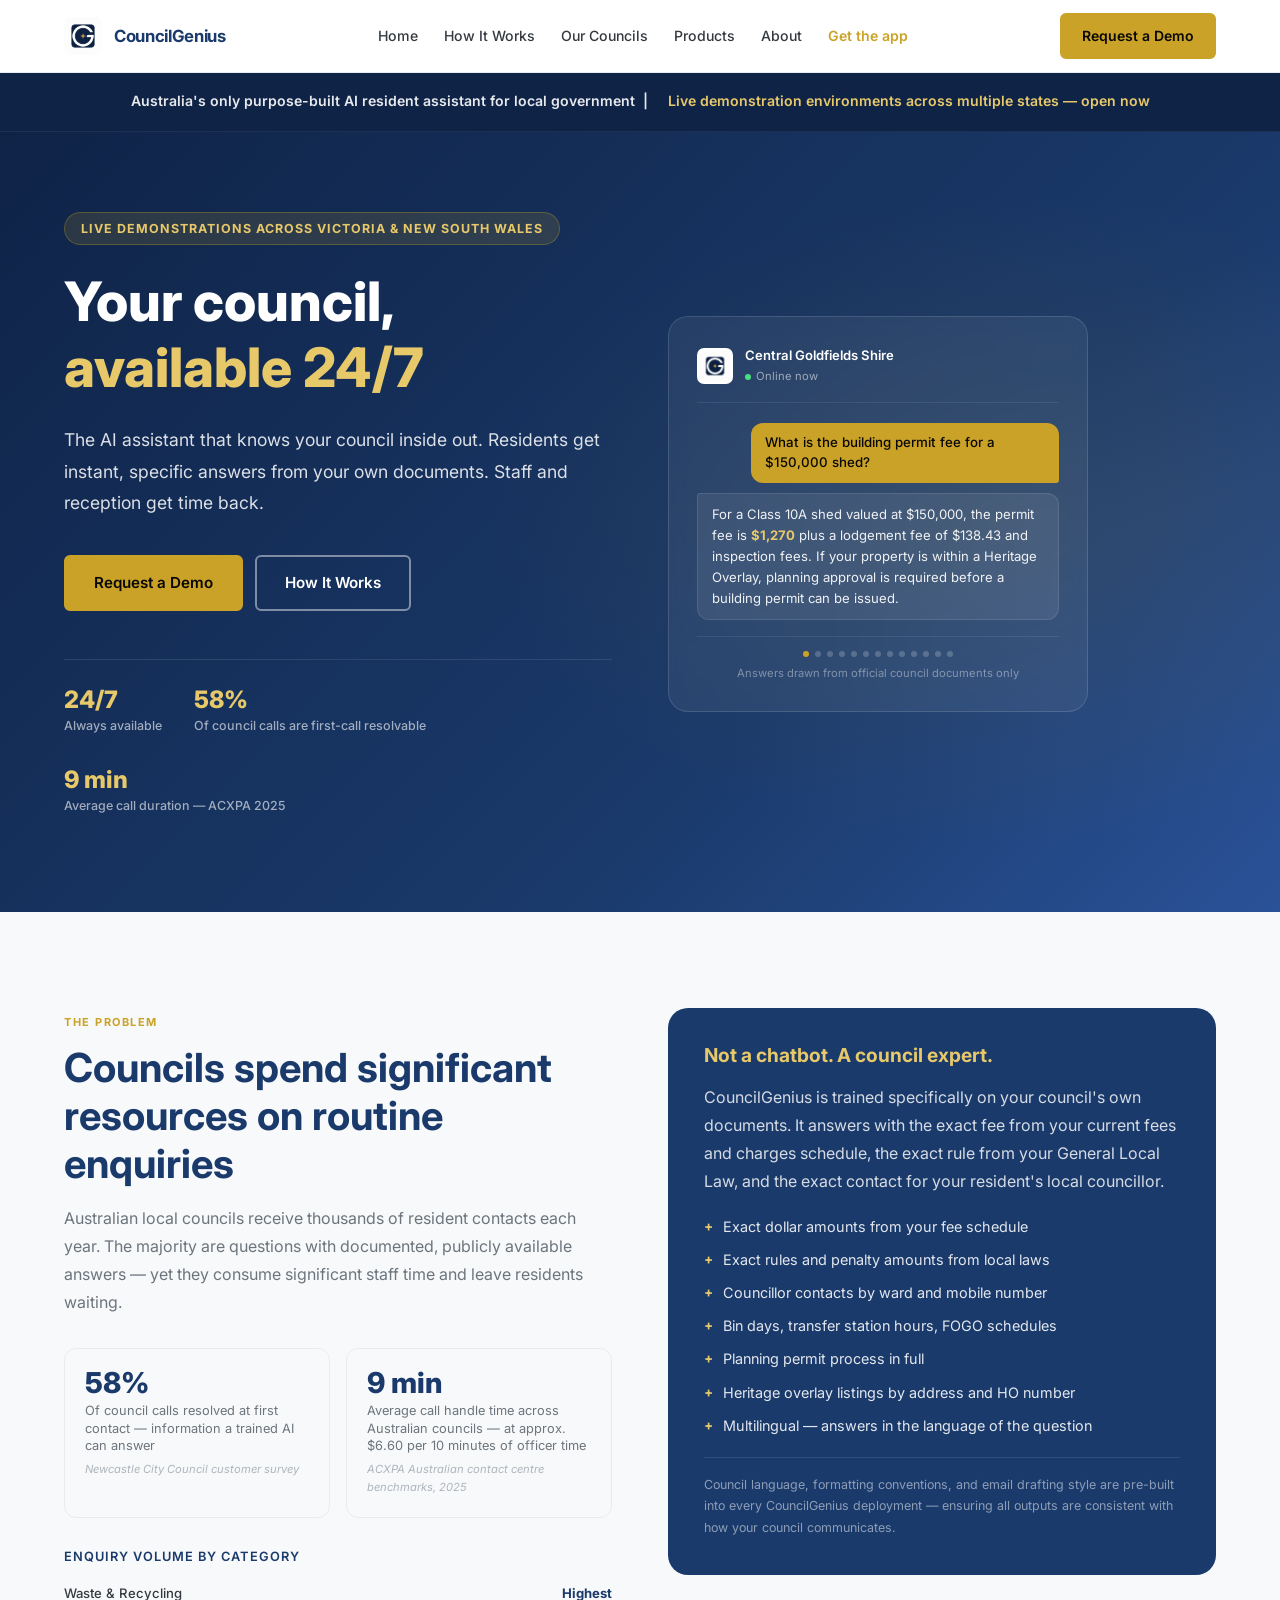
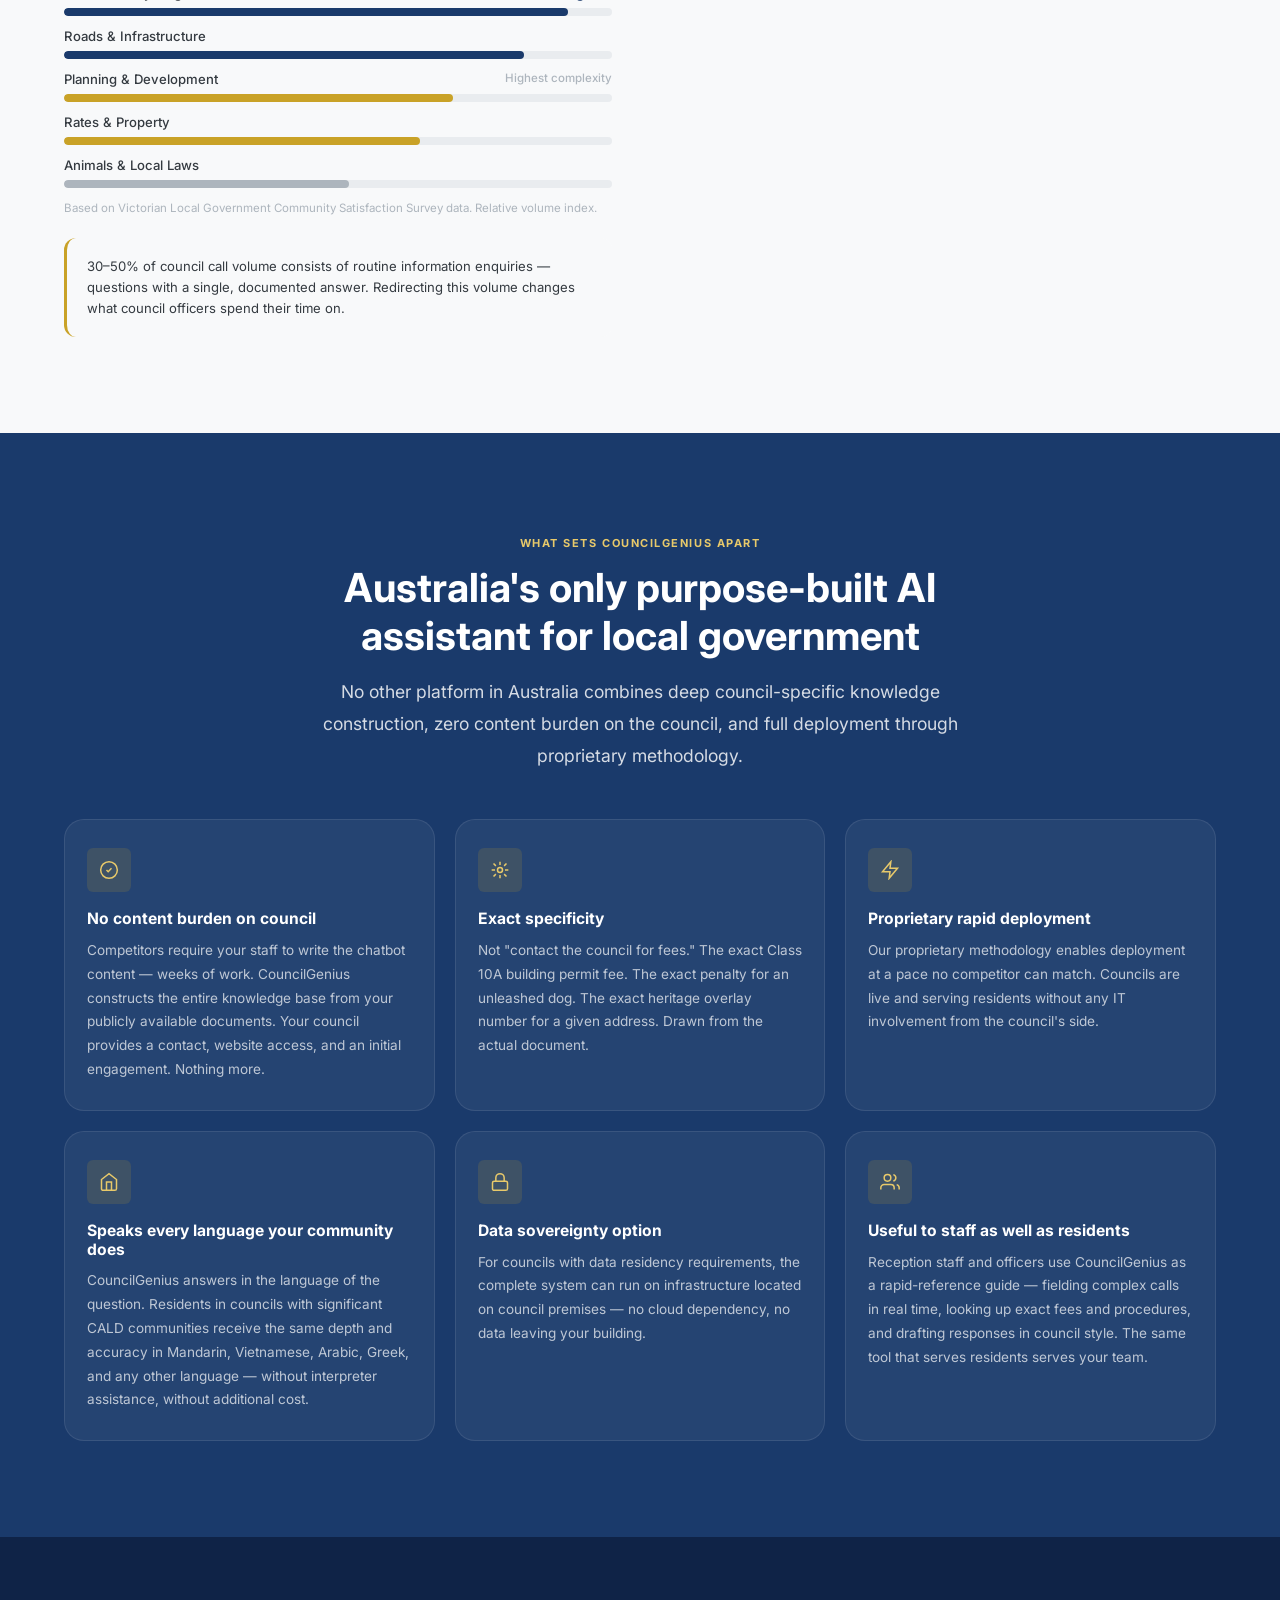
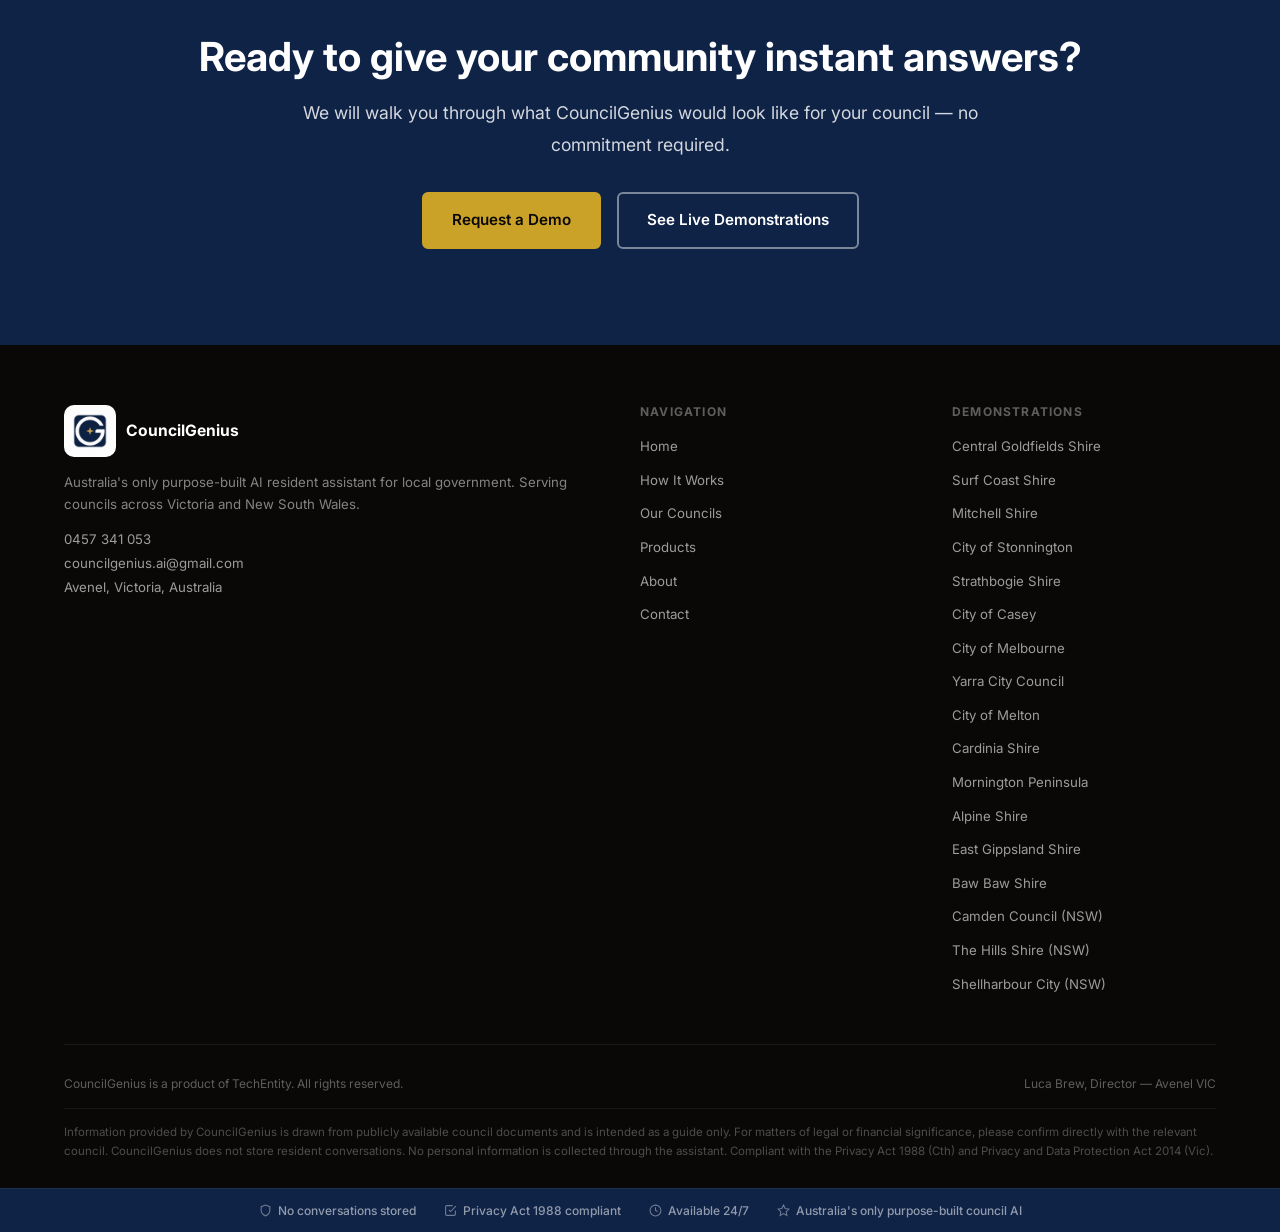
<file: index.html>
<!DOCTYPE html>
<html lang="en">
<head>
  <meta charset="UTF-8">
  <meta name="viewport" content="width=device-width, initial-scale=1.0">
  <meta name="description" content="CouncilGenius — Australia's only purpose-built AI resident assistant for local government. Residents get instant, accurate answers. Staff get time back.">
  <title>CouncilGenius — AI Resident Assistant for Australian Local Government</title>
  <link rel="preconnect" href="https://fonts.googleapis.com">
  <link rel="preconnect" href="https://fonts.gstatic.com" crossorigin>
  <link href="https://fonts.googleapis.com/css2?family=Inter:wght@400;500;600;700;800&display=swap" rel="stylesheet">
  <style>
    :root {
      --navy:#1A3A6B;--navy-dark:#0f2347;--navy-light:#2a5298;
      --gold:#C9A227;--gold-light:#E8C96A;--gold-pale:#fdf6e3;
      --white:#FFFFFF;--black:#0a0806;
      --grey-50:#f8f9fa;--grey-100:#f1f3f5;--grey-200:#e9ecef;
      --grey-400:#adb5bd;--grey-600:#6c757d;--grey-800:#343a40;
      --error:#c0392b;
      --radius-sm:6px;--radius-md:12px;--radius-lg:20px;--radius-xl:32px;
      --shadow-sm:0 1px 4px rgba(0,0,0,0.08);
      --shadow-md:0 4px 16px rgba(0,0,0,0.10);
      --shadow-lg:0 8px 32px rgba(0,0,0,0.12);
      --t:200ms ease;--max-w:1200px;
    }
    *,*::before,*::after{box-sizing:border-box;margin:0;padding:0}
    html{scroll-behavior:smooth;font-size:16px}
    body{font-family:'Inter',system-ui,-apple-system,sans-serif;color:var(--grey-800);background:var(--white);line-height:1.6;-webkit-font-smoothing:antialiased}
    img{max-width:100%;display:block}
    a{color:inherit;text-decoration:none}
    button{cursor:pointer;font-family:inherit}
    .skip-link{position:absolute;top:-999px;left:0;z-index:9999;background:var(--gold);color:var(--black);padding:8px 16px;font-weight:600}
    .skip-link:focus{top:0}
    .container{max-width:var(--max-w);margin:0 auto;padding:0 24px}
    .section{padding:96px 0}
    .section--alt{background:var(--grey-50)}
    .section--navy{background:var(--navy);color:var(--white)}
    .section--dark{background:var(--navy-dark);color:var(--white)}
    .section-label{display:inline-block;font-size:11px;font-weight:700;letter-spacing:0.14em;text-transform:uppercase;color:var(--gold);margin-bottom:12px}
    .section-label--light{color:var(--gold-light)}
    h1,h2,h3,h4{line-height:1.2;font-weight:700;color:var(--navy)}
    .section--navy h2,.section--navy h3,.section--dark h2,.section--dark h3{color:var(--white)}
    h1{font-size:clamp(2rem,4.5vw,3.4rem);font-weight:800}
    h2{font-size:clamp(1.7rem,3.5vw,2.5rem)}
    h3{font-size:1.2rem}
    p{line-height:1.75;color:var(--grey-600)}
    .section--navy p,.section--dark p{color:rgba(255,255,255,0.82)}
    .text-centre{text-align:center}
    .lead{font-size:1.1rem;line-height:1.8;color:var(--grey-600);max-width:680px}
    .lead--light{color:rgba(255,255,255,0.82)}

    /* Buttons */
    .btn{display:inline-flex;align-items:center;gap:8px;padding:14px 28px;border-radius:var(--radius-sm);font-size:.95rem;font-weight:600;border:2px solid transparent;transition:background var(--t),color var(--t),border-color var(--t),box-shadow var(--t),transform var(--t);min-height:48px;white-space:nowrap;cursor:pointer}
    .btn:focus-visible{outline:3px solid var(--gold);outline-offset:3px}
    .btn:active{transform:scale(0.97)}
    .btn-primary{background:var(--gold);color:var(--black);border-color:var(--gold)}
    .btn-primary:hover{background:#b8911f;border-color:#b8911f;box-shadow:0 4px 16px rgba(201,162,39,.35)}
    .btn-outline-white{background:transparent;color:var(--white);border-color:rgba(255,255,255,.45)}
    .btn-outline-white:hover{background:rgba(255,255,255,.1);border-color:var(--white)}
    .btn-outline-navy{background:transparent;color:var(--navy);border-color:var(--navy)}
    .btn-outline-navy:hover{background:var(--navy);color:var(--white)}
    .btn-sm{padding:10px 20px;font-size:.875rem;min-height:40px}

    /* Nav */
    #navbar{position:fixed;top:0;left:0;right:0;z-index:1000;background:rgba(255,255,255,.97);backdrop-filter:blur(12px);border-bottom:1px solid var(--grey-200);transition:box-shadow var(--t)}
    #navbar.scrolled{box-shadow:var(--shadow-md)}
    .nav-inner{display:flex;align-items:center;justify-content:space-between;height:72px;gap:24px}
    .nav-logo{display:flex;align-items:center;gap:12px;flex-shrink:0}
    .nav-logo img{width:38px;height:38px;border-radius:7px}
    .nav-logo-text{font-size:1.05rem;font-weight:700;color:var(--navy);letter-spacing:-.02em}
    .nav-links{display:flex;align-items:center;gap:2px;list-style:none}
    .nav-links a{padding:8px 12px;border-radius:var(--radius-sm);font-size:.88rem;font-weight:500;color:var(--grey-800);transition:background var(--t),color var(--t);display:block}
    .nav-links a:hover,.nav-links a.active{background:var(--grey-100);color:var(--navy)}
    .nav-links a:focus-visible{outline:2px solid var(--navy);outline-offset:2px}
    .nav-toggle{display:none;flex-direction:column;gap:5px;background:none;border:none;padding:8px;border-radius:var(--radius-sm);min-width:44px;min-height:44px;align-items:center;justify-content:center}
    .nav-toggle span{display:block;width:22px;height:2px;background:var(--navy);border-radius:2px;transition:transform var(--t),opacity var(--t)}
    .nav-toggle[aria-expanded="true"] span:nth-child(1){transform:translateY(7px) rotate(45deg)}
    .nav-toggle[aria-expanded="true"] span:nth-child(2){opacity:0}
    .nav-toggle[aria-expanded="true"] span:nth-child(3){transform:translateY(-7px) rotate(-45deg)}
    .mobile-menu{display:none;flex-direction:column;gap:4px;padding:16px 24px 24px;border-top:1px solid var(--grey-200)}
    .mobile-menu.open{display:flex}
    .mobile-menu a{padding:12px 16px;border-radius:var(--radius-sm);font-weight:500;color:var(--grey-800);transition:background var(--t)}
    .mobile-menu a:hover{background:var(--grey-100);color:var(--navy)}
    .mobile-menu .btn{margin-top:8px;justify-content:center}

    /* Hero */
    .hero-section{background:linear-gradient(135deg,var(--navy-dark) 0%,var(--navy) 65%,var(--navy-light) 100%);padding:80px 0 96px;position:relative;overflow:hidden}
    .hero-section::before{content:'';position:absolute;inset:0;background:radial-gradient(ellipse 60% 60% at 80% 50%,rgba(201,162,39,.10) 0%,transparent 70%);pointer-events:none}
    .hero-grid{display:grid;grid-template-columns:1fr 1fr;gap:56px;align-items:center;position:relative;z-index:1}
    .hero-eyebrow{display:inline-flex;align-items:center;gap:8px;background:rgba(201,162,39,.15);border:1px solid rgba(201,162,39,.3);border-radius:999px;padding:6px 16px;font-size:.78rem;font-weight:700;color:var(--gold-light);letter-spacing:.08em;text-transform:uppercase;margin-bottom:24px}
    .hero h1{color:var(--white);margin-bottom:24px}
    .hero h1 span{color:var(--gold-light)}
    .hero .lead{color:rgba(255,255,255,.85);margin-bottom:36px}
    .hero-actions{display:flex;flex-wrap:wrap;gap:12px;margin-bottom:48px}
    .hero-stats{display:flex;gap:32px;flex-wrap:wrap;padding-top:28px;border-top:1px solid rgba(255,255,255,.1)}
    .hero-stat-num{font-size:1.5rem;font-weight:800;color:var(--gold-light);line-height:1}
    .hero-stat-label{font-size:.78rem;color:rgba(255,255,255,.6);margin-top:4px;font-weight:500}

    /* Chat card */
    .hero-card{background:rgba(255,255,255,.06);border:1px solid rgba(255,255,255,.13);border-radius:var(--radius-lg);padding:28px;width:100%;max-width:420px;backdrop-filter:blur(8px)}
    .hero-card-header{display:flex;align-items:center;gap:12px;margin-bottom:20px;padding-bottom:16px;border-bottom:1px solid rgba(255,255,255,.08)}
    .hero-card-logo{width:36px;height:36px;border-radius:7px;background:var(--white);display:flex;align-items:center;justify-content:center;padding:3px}
    .hero-card-logo img{width:30px;height:30px;border-radius:4px}
    .hero-card-council{font-size:.82rem;font-weight:600;color:var(--white)}
    .hero-card-status{display:flex;align-items:center;gap:5px;font-size:.7rem;color:rgba(255,255,255,.55);margin-top:2px}
    .status-dot{width:6px;height:6px;border-radius:50%;background:#4ade80}
    .chat-q{background:var(--gold);color:var(--black);border-radius:12px 12px 3px 12px;padding:10px 14px;font-size:.83rem;line-height:1.5;margin-left:auto;max-width:85%;margin-bottom:10px;font-weight:500}
    .chat-a{background:rgba(255,255,255,.08);color:rgba(255,255,255,.92);border:1px solid rgba(255,255,255,.1);border-radius:3px 12px 12px 12px;padding:10px 14px;font-size:.82rem;line-height:1.6;margin-bottom:10px}
    .chat-a strong{color:var(--gold-light)}
    .carousel-item{display:none}
    .carousel-item.active{display:block}
    .carousel-dots{display:flex;gap:6px;margin-top:16px;padding-top:14px;border-top:1px solid rgba(255,255,255,.08);justify-content:center}
    .carousel-dot{width:6px;height:6px;border-radius:50%;background:rgba(255,255,255,.2);border:none;cursor:pointer;transition:background var(--t);padding:0;min-height:0}
    .carousel-dot.active{background:var(--gold)}
    .carousel-label{font-size:.7rem;color:rgba(255,255,255,.4);text-align:center;margin-top:8px}

    /* Unique banner */
    .unique-banner{background:var(--navy-dark);padding:18px 0;border-bottom:1px solid rgba(255,255,255,.06)}
    .unique-banner-inner{display:flex;align-items:center;justify-content:center;gap:16px;font-size:.88rem;font-weight:600;color:rgba(255,255,255,.9);text-align:center;flex-wrap:wrap}
    .unique-banner-inner span{color:var(--gold-light)}

    /* Problem */
    .problem-grid{display:grid;grid-template-columns:1fr 1fr;gap:56px;align-items:start}
    .stat-row{display:grid;grid-template-columns:1fr 1fr;gap:16px;margin-top:32px}
    .stat-box{background:var(--grey-50);border:1px solid var(--grey-200);border-radius:var(--radius-md);padding:20px}
    .stat-box-num{font-size:1.8rem;font-weight:800;color:var(--navy);line-height:1}
    .stat-box-label{font-size:.8rem;color:var(--grey-600);margin-top:4px;line-height:1.4}
    .stat-box-source{font-size:.7rem;color:var(--grey-400);margin-top:6px;font-style:italic}
    .enquiry-bar-row{margin-bottom:10px}
    .enquiry-bar-label{display:flex;justify-content:space-between;font-size:.82rem;font-weight:500;color:var(--grey-800);margin-bottom:4px}
    .enquiry-bar-track{height:8px;background:var(--grey-200);border-radius:4px;overflow:hidden}
    .enquiry-bar-fill{height:100%;border-radius:4px;background:var(--navy)}
    .enquiry-bar-fill.gold{background:var(--gold)}
    .enquiry-bar-fill.light{background:var(--grey-400)}

    /* Steps */
    .steps-grid{display:grid;grid-template-columns:repeat(3,1fr);gap:28px}
    .step-card{background:var(--white);border-radius:var(--radius-lg);padding:32px 24px;box-shadow:var(--shadow-md);border:1px solid var(--grey-200);transition:transform var(--t),box-shadow var(--t)}
    .step-card:hover{transform:translateY(-4px);box-shadow:var(--shadow-lg)}
    .step-num{font-size:3rem;font-weight:800;color:var(--grey-100);line-height:1;margin-bottom:16px}
    .step-icon-box{width:48px;height:48px;border-radius:var(--radius-md);background:var(--navy);display:flex;align-items:center;justify-content:center;margin-bottom:18px}
    .step-icon-box svg{width:22px;height:22px;stroke:var(--gold-light);fill:none;stroke-width:1.8}
    .step-card h3{color:var(--navy);margin-bottom:10px}
    .step-card p{font-size:.88rem}
    .feature-list{list-style:none;display:flex;flex-direction:column;gap:10px}
    .feature-list li{display:flex;gap:10px;font-size:.9rem;color:var(--grey-800);align-items:flex-start}
    .feature-check{color:var(--gold);font-weight:700;flex-shrink:0;margin-top:1px;font-size:.85rem}

    /* Diff */
    .diff-grid{display:grid;grid-template-columns:repeat(3,1fr);gap:20px;margin-top:48px}
    .diff-card{padding:28px 22px;border-radius:var(--radius-lg);background:rgba(255,255,255,.05);border:1px solid rgba(255,255,255,.09);transition:background var(--t),border-color var(--t)}
    .diff-card:hover{background:rgba(255,255,255,.09);border-color:rgba(201,162,39,.35)}
    .diff-card-icon{width:44px;height:44px;border-radius:var(--radius-sm);background:rgba(201,162,39,.15);display:flex;align-items:center;justify-content:center;margin-bottom:18px}
    .diff-card-icon svg{width:20px;height:20px;stroke:var(--gold-light);fill:none;stroke-width:1.8}
    .diff-card h3{color:var(--white);font-size:.98rem;margin-bottom:10px}
    .diff-card p{font-size:.85rem;color:rgba(255,255,255,.70)}

    /* Navy box feature list override */
    .on-navy-bg .feature-list li{color:rgba(255,255,255,.88)}
    .on-navy-bg .feature-check{color:var(--gold-light)}

    /* Demo badge (replaces live badge) */
    .council-demo-badge{display:inline-flex;align-items:center;gap:5px;font-size:.7rem;font-weight:700;letter-spacing:.08em;text-transform:uppercase;padding:3px 9px;border-radius:999px;margin-bottom:14px;width:fit-content;background:#dbeafe;color:#1e40af}
    .demo-dot{width:5px;height:5px;border-radius:50%;background:#3b82f6}

    /* Nine grid */
    .nine-grid{display:grid;grid-template-columns:repeat(3,1fr);gap:16px;margin-top:40px}
    .nine-card{background:var(--white);border:1px solid var(--grey-200);border-radius:var(--radius-md);padding:20px 18px;border-left:3px solid var(--navy);transition:box-shadow var(--t),border-left-color var(--t)}
    .nine-card:hover{box-shadow:var(--shadow-md);border-left-color:var(--gold)}
    .nine-card h4{color:var(--navy);font-size:.9rem;margin-bottom:6px}
    .nine-card p{font-size:.8rem;line-height:1.6}

    /* Councils */
    .councils-grid{display:grid;grid-template-columns:repeat(2,1fr);gap:24px;max-width:800px;margin:48px auto 0}
    .council-card{background:var(--white);border-radius:var(--radius-lg);padding:32px;border:1px solid var(--grey-200);box-shadow:var(--shadow-sm);transition:transform var(--t),box-shadow var(--t),border-color var(--t);display:flex;flex-direction:column;border-left:4px solid var(--gold)}
    .council-card:hover{transform:translateY(-3px);box-shadow:var(--shadow-md);border-color:var(--navy);border-left-color:var(--gold)}
    .council-live-badge{display:inline-flex;align-items:center;gap:5px;font-size:.7rem;font-weight:700;letter-spacing:.08em;text-transform:uppercase;padding:3px 9px;border-radius:999px;margin-bottom:14px;width:fit-content;background:#d1fae5;color:#065f46}
    .live-dot{width:5px;height:5px;border-radius:50%;background:#059669}
    .council-card h3{color:var(--navy);font-size:1.05rem;margin-bottom:4px}
    .council-region{font-size:.8rem;color:var(--grey-400);font-weight:500;margin-bottom:10px}
    .council-card p{font-size:.85rem;flex:1;margin-bottom:20px}
    .council-link{display:inline-flex;align-items:center;gap:6px;font-size:.875rem;font-weight:600;color:var(--navy);transition:gap var(--t)}
    .council-link:hover{gap:10px}
    .council-link svg{width:13px;height:13px}

    /* Products */
    .product-grid{display:grid;grid-template-columns:repeat(3,1fr);gap:24px;margin-top:48px}
    .product-card{background:var(--white);border-radius:var(--radius-lg);padding:36px 28px;border:1px solid var(--grey-200);box-shadow:var(--shadow-sm);display:flex;flex-direction:column;transition:box-shadow var(--t),transform var(--t)}
    .product-card:hover{box-shadow:var(--shadow-lg);transform:translateY(-3px)}
    .product-card.featured{border-color:var(--navy);border-width:2px}
    .product-tag{display:inline-block;font-size:.7rem;font-weight:700;letter-spacing:.1em;text-transform:uppercase;padding:4px 10px;border-radius:999px;margin-bottom:16px;width:fit-content}
    .tag-live{background:#d1fae5;color:#065f46}
    .tag-available{background:#dbeafe;color:#1e40af}
    .tag-bespoke{background:var(--gold-pale);color:#92400e}
    .product-card h3{color:var(--navy);font-size:1.15rem;margin-bottom:8px}
    .product-card .product-desc{font-size:.9rem;margin-bottom:20px;flex:1}
    .product-features{list-style:none;display:flex;flex-direction:column;gap:8px;margin-bottom:28px}
    .product-features li{display:flex;gap:8px;font-size:.83rem;color:var(--grey-800);align-items:flex-start}

    /* Analytics */
    .analytics-grid{display:grid;grid-template-columns:1fr 1fr;gap:48px;align-items:start}
    .compliance-card{background:rgba(255,255,255,.06);border:1px solid rgba(255,255,255,.1);border-radius:var(--radius-md);padding:24px;margin-bottom:14px}
    .compliance-card h4{color:var(--gold-light);font-size:.92rem;margin-bottom:8px}
    .compliance-card p{font-size:.83rem;color:rgba(255,255,255,.68)}

    /* About */
    .about-grid{display:grid;grid-template-columns:1fr 1fr;gap:56px;align-items:start}
    .about-content p{margin-bottom:16px}
    .about-aside{display:flex;flex-direction:column;gap:20px}
    .about-box{background:var(--grey-50);border-radius:var(--radius-lg);padding:24px;border:1px solid var(--grey-200)}
    .about-box h4{color:var(--navy);margin-bottom:8px;font-size:.95rem}
    .about-box p{font-size:.875rem}

    /* FAQ */
    .faq-grid{display:grid;grid-template-columns:repeat(2,1fr);gap:16px;margin-top:40px}
    .faq-item{background:var(--white);border-radius:var(--radius-md);border:1px solid var(--grey-200);overflow:hidden}
    .faq-q{width:100%;text-align:left;background:none;border:none;padding:18px 22px;font-size:.88rem;font-weight:600;color:var(--navy);display:flex;justify-content:space-between;align-items:center;gap:12px;cursor:pointer;transition:background var(--t);min-height:44px}
    .faq-q:hover{background:var(--grey-50)}
    .faq-icon{width:18px;height:18px;border-radius:50%;border:1.5px solid var(--grey-400);display:flex;align-items:center;justify-content:center;font-size:.7rem;flex-shrink:0;transition:transform var(--t)}
    .faq-q[aria-expanded="true"] .faq-icon{transform:rotate(45deg)}
    .faq-a{display:none;padding:0 22px 18px;font-size:.85rem;color:var(--grey-600);line-height:1.7;border-top:1px solid var(--grey-100)}
    .faq-a.open{display:block}

    /* Contact */
    .contact-grid{display:grid;grid-template-columns:1fr 1fr;gap:56px;align-items:start}
    .contact-detail{display:flex;gap:12px;font-size:.9rem;color:var(--grey-800);margin-bottom:12px}
    .contact-detail svg{width:16px;height:16px;stroke:var(--gold);fill:none;stroke-width:2;flex-shrink:0;margin-top:2px}
    .form-card{background:var(--white);border-radius:var(--radius-xl);padding:40px;box-shadow:var(--shadow-lg);border:1px solid var(--grey-200)}
    .form-group{margin-bottom:18px}
    .form-row{display:grid;grid-template-columns:1fr 1fr;gap:14px}
    label{display:block;font-size:.83rem;font-weight:600;color:var(--grey-800);margin-bottom:5px}
    label .req{color:var(--error);margin-left:2px}
    input[type="text"],input[type="email"],input[type="tel"],select,textarea{width:100%;padding:11px 14px;border-radius:var(--radius-sm);border:1.5px solid var(--grey-200);font-family:inherit;font-size:.92rem;color:var(--grey-800);background:var(--white);transition:border-color var(--t),box-shadow var(--t);min-height:46px}
    input:focus,select:focus,textarea:focus{outline:none;border-color:var(--navy);box-shadow:0 0 0 3px rgba(26,58,107,.10)}
    textarea{min-height:110px;resize:vertical}
    select{cursor:pointer}
    #formStatus{display:none;margin-top:10px;padding:11px 14px;border-radius:var(--radius-sm);font-size:.85rem;font-weight:500}
    #formStatus.success{background:#d1fae5;color:#065f46;display:block}
    #formStatus.error{background:#fee2e2;color:#991b1b;display:block}

    /* Footer */
    footer{background:var(--black);color:var(--white);padding:60px 0 28px}
    .footer-grid{display:grid;grid-template-columns:2fr 1fr 1fr;gap:48px;margin-bottom:48px}
    .footer-logo{display:flex;align-items:center;gap:10px;margin-bottom:14px}
    .footer-logo img{width:52px;height:52px;border-radius:10px}
    .footer-logo span{font-size:.98rem;font-weight:700}
    .footer-brand p{font-size:.83rem;color:rgba(255,255,255,.5);line-height:1.7}
    .footer-col h4{font-size:.75rem;font-weight:700;letter-spacing:.1em;text-transform:uppercase;color:rgba(255,255,255,.35);margin-bottom:14px}
    .footer-col ul{list-style:none;display:flex;flex-direction:column;gap:8px}
    .footer-col ul a{font-size:.83rem;color:rgba(255,255,255,.6);transition:color var(--t)}
    .footer-col ul a:hover{color:var(--gold-light)}
    .footer-contact{font-size:.83rem;color:rgba(255,255,255,.6);line-height:1.8;margin-top:12px}
    .footer-contact a{color:rgba(255,255,255,.6);transition:color var(--t)}
    .footer-contact a:hover{color:var(--gold-light)}
    .footer-bottom{padding-top:28px;border-top:1px solid rgba(255,255,255,.07);display:flex;justify-content:space-between;align-items:center;flex-wrap:wrap;gap:10px}
    .footer-bottom p{font-size:.75rem;color:rgba(255,255,255,.35);margin:0}
    .footer-disclaimer{font-size:.72rem;color:rgba(255,255,255,.28);margin-top:14px;line-height:1.6;border-top:1px solid rgba(255,255,255,.05);padding-top:14px}
    .privacy-strip{background:var(--navy-dark);padding:12px 0;border-top:1px solid rgba(255,255,255,.06)}
    .privacy-strip-inner{display:flex;align-items:center;justify-content:center;gap:28px;flex-wrap:wrap}
    .privacy-badge{display:flex;align-items:center;gap:6px;font-size:.75rem;color:rgba(255,255,255,.55);font-weight:500}
    .privacy-badge svg{width:13px;height:13px;stroke:rgba(255,255,255,.4);fill:none;stroke-width:2}

    /* Pages */
    .page-section{display:none}
    .page-section.active{display:block}

    /* Responsive */
    @media(max-width:1024px){
      .footer-grid{grid-template-columns:1fr 1fr}
      .steps-grid,.diff-grid,.product-grid{grid-template-columns:1fr 1fr}
      .nine-grid{grid-template-columns:repeat(2,1fr)}
    }
    @media(max-width:768px){
      .nav-links,.nav-cta{display:none}
      .nav-toggle{display:flex}
      .section{padding:64px 0}
      h1{font-size:1.9rem}h2{font-size:1.55rem}
      .hero-grid,.problem-grid,.about-grid,.contact-grid,.analytics-grid{grid-template-columns:1fr;gap:36px}
      .hero-section{padding:80px 0 64px}
      .hero-visual{display:none}
      .steps-grid,.diff-grid,.product-grid,.nine-grid,.councils-grid{grid-template-columns:1fr}
      .faq-grid{grid-template-columns:1fr}
      .stat-row{grid-template-columns:1fr 1fr}
      .footer-grid{grid-template-columns:1fr}
      .form-row{grid-template-columns:1fr}
      .hero-stats{gap:20px}
    }
    @media(max-width:480px){
      .container{padding:0 16px}
      .hero-actions{flex-direction:column}
      .hero-actions .btn{justify-content:center}
      .form-card{padding:24px 18px}
    }
    @keyframes fadeUp{from{opacity:0;transform:translateY(20px)}to{opacity:1;transform:translateY(0)}}
    .fade-up{animation:fadeUp .5s ease both}
    .fade-up-2{animation:fadeUp .5s .1s ease both}
    @media(prefers-reduced-motion:reduce){*,*::before,*::after{animation-duration:.01ms!important;transition-duration:.01ms!important}}

    /* ── Enquiry Modal ── */
    .modal-overlay{display:none;position:fixed;inset:0;background:rgba(10,21,48,.65);z-index:2000;align-items:center;justify-content:center;padding:20px;backdrop-filter:blur(2px)}
    .modal-overlay.open{display:flex}
    .modal-box{background:#fff;border-radius:var(--radius-xl);max-width:520px;width:100%;padding:40px;position:relative;max-height:90vh;overflow-y:auto;box-shadow:0 24px 64px rgba(10,21,48,.25);animation:fadeUp .25s ease both}
    .modal-close{position:absolute;top:14px;right:16px;background:none;border:none;font-size:1.5rem;cursor:pointer;color:var(--grey-400);line-height:1;padding:4px}
    .modal-close:hover{color:var(--navy)}
    .modal-title{font-size:1.2rem;font-weight:700;color:var(--navy);margin-bottom:4px}
    .modal-subtitle{font-size:.875rem;color:var(--grey-600);margin-bottom:24px;line-height:1.5}
    .modal-form .form-group{margin-bottom:16px}
    .modal-form label{display:block;font-size:.83rem;font-weight:600;color:var(--grey-800);margin-bottom:5px}
    .modal-form label .req{color:var(--error);margin-left:2px}
    .modal-form input,.modal-form textarea{width:100%;padding:11px 14px;border-radius:var(--radius-sm);border:1.5px solid var(--grey-200);font-family:inherit;font-size:.92rem;color:var(--grey-800);background:var(--white);transition:border-color var(--t);box-sizing:border-box}
    .modal-form input:focus,.modal-form textarea:focus{outline:none;border-color:var(--navy);box-shadow:0 0 0 3px rgba(26,58,107,.10)}
    .modal-form textarea{min-height:90px;resize:vertical}
    .modal-status{margin-top:12px;font-size:.875rem;display:none;padding:10px 14px;border-radius:var(--radius-sm)}
    .modal-status.success{display:block;background:#f0fdf4;color:#166534;border:1px solid #bbf7d0}
    .modal-status.error{display:block;background:#fef2f2;color:#991b1b;border:1px solid #fecaca}
    @media(max-width:540px){.modal-box{padding:28px 20px}}

    /* ── State Toggle ── */
    .state-toggle{display:flex;gap:0;background:var(--grey-100);border-radius:999px;padding:4px;width:fit-content;margin:32px auto 0}
    .state-toggle button{padding:10px 24px;border:none;background:transparent;border-radius:999px;font-size:.88rem;font-weight:600;color:var(--grey-600);cursor:pointer;transition:background var(--t),color var(--t)}
    .state-toggle button.active{background:var(--navy);color:var(--white);box-shadow:var(--shadow-sm)}
    .state-panel{display:none}
    .state-panel.active{display:block}

    /* ── Version Badge ── */
    .council-version{display:inline-block;font-size:.68rem;font-weight:600;color:var(--grey-400);background:var(--grey-100);border:1px solid var(--grey-200);border-radius:999px;padding:2px 9px;margin-left:8px;letter-spacing:.03em;vertical-align:middle}

    /* ── Integration Cards ── */
    .integration-grid{display:grid;grid-template-columns:1fr 1fr;gap:24px;margin-top:40px}
    .integration-card{background:var(--white);border-radius:var(--radius-lg);padding:28px;border:1px solid var(--grey-200);box-shadow:var(--shadow-sm);transition:transform var(--t),box-shadow var(--t)}
    .integration-card:hover{transform:translateY(-3px);box-shadow:var(--shadow-md)}
    .integration-card.featured{border-color:var(--navy);border-width:2px}
    .integration-card h4{color:var(--navy);font-size:.95rem;margin-top:16px;margin-bottom:6px}
    .integration-card p{font-size:.83rem}
    .integration-wireframe{width:100%;height:140px;border-radius:var(--radius-sm);overflow:hidden}
    @media(max-width:768px){.integration-grid{grid-template-columns:1fr}}
    /* ── Disclaimer callout ── */
    .demo-disclaimer{margin:28px auto 0;max-width:800px;padding:20px 24px;background:var(--gold-pale);border-radius:var(--radius-md);border-left:3px solid var(--gold)}
    .demo-disclaimer p{font-size:.88rem;color:var(--grey-800);line-height:1.7}
  </style>
</head>
<body>

<a href="#main" class="skip-link">Skip to main content</a>

<nav id="navbar" role="navigation" aria-label="Main navigation">
  <div class="container">
    <div class="nav-inner">
      <a href="#" class="nav-logo" onclick="showPage('home');return false;" aria-label="CouncilGenius home">
        <img src="logo.png" alt="CouncilGenius" width="38" height="38">
        <span class="nav-logo-text">CouncilGenius</span>
      </a>
      <ul class="nav-links" role="list">
        <li><a href="#" onclick="showPage('home');return false;" data-page="home">Home</a></li>
        <li><a href="#" onclick="showPage('how-it-works');return false;" data-page="how-it-works">How It Works</a></li>
        <li><a href="#" onclick="showPage('councils');return false;" data-page="councils">Our Councils</a></li>
        <li><a href="#" onclick="showPage('products');return false;" data-page="products">Products</a></li>
        <li><a href="#" onclick="showPage('about');return false;" data-page="about">About</a></li>
        <li><a href="/app/" style="color:var(--gold);font-weight:600;">Get the app</a></li>
      </ul>
      <div class="nav-cta">
        <a href="#" onclick="showPage('contact');return false;" class="btn btn-primary btn-sm">Request a Demo</a>
      </div>
      <button class="nav-toggle" aria-expanded="false" aria-controls="mobileMenu" aria-label="Toggle navigation" onclick="toggleMenu()">
        <span></span><span></span><span></span>
      </button>
    </div>
  </div>
  <div id="mobileMenu" class="mobile-menu" role="menu">
    <a href="#" onclick="showPage('home');closeMobileMenu();return false;">Home</a>
    <a href="#" onclick="showPage('how-it-works');closeMobileMenu();return false;">How It Works</a>
    <a href="#" onclick="showPage('councils');closeMobileMenu();return false;">Our Councils</a>
    <a href="#" onclick="showPage('products');closeMobileMenu();return false;">Products</a>
    <a href="#" onclick="showPage('about');closeMobileMenu();return false;">About</a>
    <a href="/app/" style="color:var(--gold);font-weight:600;">Get the app</a>
    <a href="#" onclick="showPage('contact');closeMobileMenu();return false;" class="btn btn-primary btn-sm">Request a Demo</a>
  </div>
</nav>

<main id="main">

<!-- HOME -->
<div id="page-home" class="page-section active">

  <div class="unique-banner" style="margin-top:72px;">
    <div class="container">
      <div class="unique-banner-inner">
        Australia's only purpose-built AI resident assistant for local government
        &nbsp;|&nbsp;
        <span>Live demonstration environments across multiple states — open now</span>
      </div>
    </div>
  </div>

  <section class="hero-section" aria-labelledby="hero-heading">
    <div class="container">
      <div class="hero-grid">
        <div class="hero fade-up">
          <div class="hero-eyebrow">Live demonstrations across Victoria &amp; New South Wales</div>
          <h1 id="hero-heading">Your council,<br><span>available 24/7</span></h1>
          <p class="lead lead--light">The AI assistant that knows your council inside out. Residents get instant, specific answers from your own documents. Staff and reception get time back.</p>
          <div class="hero-actions">
            <a href="#" onclick="showPage('contact');return false;" class="btn btn-primary">Request a Demo</a>
            <a href="#" onclick="showPage('how-it-works');return false;" class="btn btn-outline-white">How It Works</a>
          </div>
          <div class="hero-stats">
            <div class="hero-stat">
              <div class="hero-stat-num">24/7</div>
              <div class="hero-stat-label">Always available</div>
            </div>
            <div class="hero-stat">
              <div class="hero-stat-num">58%</div>
              <div class="hero-stat-label">Of council calls are first-call resolvable</div>
            </div>
            <div class="hero-stat">
              <div class="hero-stat-num">9 min</div>
              <div class="hero-stat-label">Average call duration — ACXPA 2025</div>
            </div>
          </div>
        </div>

        <div class="hero-visual fade-up-2" aria-hidden="true">
          <div class="hero-card">
            <div class="hero-card-header">
              <div class="hero-card-logo">
                <img src="logo.png" alt="" width="30" height="30">
              </div>
              <div>
                <div class="hero-card-council" id="carousel-council-name">Central Goldfields Shire</div>
                <div class="hero-card-status"><span class="status-dot"></span> Online now</div>
              </div>
            </div>
            <div class="carousel-item active" id="carousel-0">
              <div class="chat-q">What is the building permit fee for a $150,000 shed?</div>
              <div class="chat-a">For a Class 10A shed valued at $150,000, the permit fee is <strong>$1,270</strong> plus a lodgement fee of $138.43 and inspection fees. If your property is within a Heritage Overlay, planning approval is required before a building permit can be issued.</div>
            </div>
            <div class="carousel-item" id="carousel-1">
              <div class="chat-q">What are the fees for registering a dog?</div>
              <div class="chat-a">Desexed dog: <strong>$50</strong> (pensioner $25). Not desexed: <strong>$228</strong> (pensioner $114). Your dog must be microchipped and at least 3 months old. Register online at casey.vic.gov.au — tags arrive within <strong>5–10 working days</strong>.</div>
            </div>
            <div class="carousel-item" id="carousel-2">
              <div class="chat-q">When is my bin collection day in Oran Park?</div>
              <div class="chat-a">Your bin collection day in Oran Park is <strong>Wednesday</strong>. Put your bins out Tuesday evening. Red (garbage), yellow (recycling), and green (garden organics) are all collected <strong>weekly</strong>. Lids must be fully closed.</div>
            </div>
            <div class="carousel-item" id="carousel-3">
              <div class="chat-q">Do I need a permit to remove a tree on the Surf Coast?</div>
              <div class="chat-a">It depends on the tree and your zone. Properties within a Significant Landscape Overlay or Vegetation Protection Overlay require a planning permit to remove most trees. Some trees under 5 metres may be exempt. <strong>Can you confirm your property address or zone?</strong></div>
            </div>
            <div class="carousel-item" id="carousel-4">
              <div class="chat-q">What are the rules for keeping livestock?</div>
              <div class="chat-a">In residential areas you need a <strong>permit from Council</strong> — the fee is <strong>$106</strong> (lifetime of the animals). On rural or farming-zoned land, livestock is generally permitted under the planning scheme without a local law permit.</div>
            </div>
            <div class="carousel-item" id="carousel-5">
              <div class="chat-q">How do I apply for a building permit in Kilmore?</div>
              <div class="chat-a">A building permit is required for new buildings, additions, garages, sheds, decks, retaining walls, pools, and demolition. Contact the <strong>Planning and Building Office on 03 5734 6200</strong> for pre-application advice.</div>
            </div>
            <div class="carousel-item" id="carousel-6">
              <div class="chat-q">How do I apply for a development application?</div>
              <div class="chat-a">The DA process has <strong>7 stages</strong>. Start by checking if you actually need one — some minor works qualify as exempt or complying development. A free <strong>Duty Officer</strong> consultation is strongly recommended before preparing anything.</div>
            </div>
            <div class="carousel-item" id="carousel-7">
              <div class="chat-q">What are the bin collection days for Torquay?</div>
              <div class="chat-a">In Torquay, general waste is collected <strong>weekly</strong>, recycling <strong>fortnightly</strong>, and FOGO <strong>weekly</strong>. Your specific collection day depends on your street. I can help you find your ward collector contact or guide you to the Surf Coast waste portal.</div>
            </div>
            <div class="carousel-item" id="carousel-8">
              <div class="chat-q">How do I apply for a development application in The Hills Shire?</div>
              <div class="chat-a">Not all work requires a full DA — some qualifies as <strong>exempt</strong> or <strong>complying development</strong>. If you do need a DA, submit online via the application form with your plans and fee (from <strong>$385</strong> for works up to $10k). Track progress via the <strong>DA Tracking System</strong>.</div>
            </div>
            <div class="carousel-item" id="carousel-9">
              <div class="chat-q">When is my bin collection day in Shellharbour?</div>
              <div class="chat-a">Bin days vary by street and suburb. The quickest way is to look up your address on the <strong>Find my bin day</strong> tool at shellharbourwaste.com.au. You can also call the waste services team (REMONDIS) on <strong>1300 121 344</strong>, Monday to Friday 8:30am–5:00pm.</div>
            </div>
            <div class="carousel-item" id="carousel-10">
              <div class="chat-q">What are the bin collection days in Bright?</div>
              <div class="chat-a">Bright is an <strong>urban area</strong> so FOGO (green lid) is collected <strong>every week</strong>. Recycling (yellow lid) and general waste (red lid) alternate <strong>fortnightly</strong>. Week 1: FOGO + Recycling. Week 2: FOGO + General Waste. Check your rates notice or call <strong>03 5755 0555</strong>.</div>
            </div>
            <div class="carousel-item" id="carousel-11">
              <div class="chat-q">What community services are available in Warragul?</div>
              <div class="chat-a">Warragul offers the <strong>Civic Centre</strong> at 210 Main Street for rates, planning, and permits. The <strong>Warragul Library</strong> has free membership and WiFi. There's also the <strong>Aquatic Centre</strong>, maternal and child health clinics, and immunisation programs. Phone <strong>(03) 5624 2411</strong>.</div>
            </div>
            <div class="carousel-item" id="carousel-12">
              <div class="chat-q">How do I book foreshore camping on the Mornington Peninsula?</div>
              <div class="chat-a">You can book foreshore camping at <strong>Rosebud, Rye, or Sorrento</strong> online through the Mornington Peninsula Shire website. Or call <strong>5950 1060</strong> to book over the phone. Sites have specific rules on pets, fees, and facilities.</div>
            </div>
            <div class="carousel-dots" role="tablist" aria-label="Example questions">
              <button class="carousel-dot active" onclick="goToSlide(0)" role="tab" aria-selected="true" aria-label="Example 1"></button>
              <button class="carousel-dot" onclick="goToSlide(1)" role="tab" aria-selected="false" aria-label="Example 2"></button>
              <button class="carousel-dot" onclick="goToSlide(2)" role="tab" aria-selected="false" aria-label="Example 3"></button>
              <button class="carousel-dot" onclick="goToSlide(3)" role="tab" aria-selected="false" aria-label="Example 4"></button>
              <button class="carousel-dot" onclick="goToSlide(4)" role="tab" aria-selected="false" aria-label="Example 5"></button>
              <button class="carousel-dot" onclick="goToSlide(5)" role="tab" aria-selected="false" aria-label="Example 6"></button>
              <button class="carousel-dot" onclick="goToSlide(6)" role="tab" aria-selected="false" aria-label="Example 7"></button>
              <button class="carousel-dot" onclick="goToSlide(7)" role="tab" aria-selected="false" aria-label="Example 8"></button>
              <button class="carousel-dot" onclick="goToSlide(8)" role="tab" aria-selected="false" aria-label="Example 9"></button>
              <button class="carousel-dot" onclick="goToSlide(9)" role="tab" aria-selected="false" aria-label="Example 10"></button>
              <button class="carousel-dot" onclick="goToSlide(10)" role="tab" aria-selected="false" aria-label="Example 11"></button>
              <button class="carousel-dot" onclick="goToSlide(11)" role="tab" aria-selected="false" aria-label="Example 12"></button>
              <button class="carousel-dot" onclick="goToSlide(12)" role="tab" aria-selected="false" aria-label="Example 13"></button>
            </div>
            <div class="carousel-label">Answers drawn from official council documents only</div>
          </div>
        </div>
      </div>
    </div>
  </section>

  <section class="section section--alt" aria-labelledby="problem-heading">
    <div class="container">
      <div class="problem-grid">
        <div>
          <span class="section-label">The Problem</span>
          <h2 id="problem-heading">Councils spend significant resources on routine enquiries</h2>
          <p style="margin-top:16px;">Australian local councils receive thousands of resident contacts each year. The majority are questions with documented, publicly available answers — yet they consume significant staff time and leave residents waiting.</p>
          <div class="stat-row">
            <div class="stat-box">
              <div class="stat-box-num">58%</div>
              <div class="stat-box-label">Of council calls resolved at first contact — information a trained AI can answer</div>
              <div class="stat-box-source">Newcastle City Council customer survey</div>
            </div>
            <div class="stat-box">
              <div class="stat-box-num">9 min</div>
              <div class="stat-box-label">Average call handle time across Australian councils — at approx. $6.60 per 10 minutes of officer time</div>
              <div class="stat-box-source">ACXPA Australian contact centre benchmarks, 2025</div>
            </div>
          </div>
          <div style="margin-top:28px;">
            <p style="font-size:.8rem;font-weight:600;color:var(--navy);margin-bottom:14px;text-transform:uppercase;letter-spacing:.08em;">Enquiry volume by category</p>
            <div class="enquiry-bar-row"><div class="enquiry-bar-label"><span>Waste &amp; Recycling</span><span style="color:var(--navy);font-weight:700">Highest</span></div><div class="enquiry-bar-track"><div class="enquiry-bar-fill" style="width:92%"></div></div></div>
            <div class="enquiry-bar-row"><div class="enquiry-bar-label"><span>Roads &amp; Infrastructure</span></div><div class="enquiry-bar-track"><div class="enquiry-bar-fill" style="width:84%"></div></div></div>
            <div class="enquiry-bar-row"><div class="enquiry-bar-label"><span>Planning &amp; Development</span><span style="font-size:.72rem;color:var(--grey-400)">Highest complexity</span></div><div class="enquiry-bar-track"><div class="enquiry-bar-fill gold" style="width:71%"></div></div></div>
            <div class="enquiry-bar-row"><div class="enquiry-bar-label"><span>Rates &amp; Property</span></div><div class="enquiry-bar-track"><div class="enquiry-bar-fill gold" style="width:65%"></div></div></div>
            <div class="enquiry-bar-row"><div class="enquiry-bar-label"><span>Animals &amp; Local Laws</span></div><div class="enquiry-bar-track"><div class="enquiry-bar-fill light" style="width:52%"></div></div></div>
            <p style="font-size:.72rem;color:var(--grey-400);margin-top:8px;">Based on Victorian Local Government Community Satisfaction Survey data. Relative volume index.</p>
          </div>
          <div style="margin-top:20px;padding:18px 20px;background:var(--grey-50);border-radius:var(--radius-md);border-left:3px solid var(--gold);">
            <p style="font-size:.82rem;color:var(--grey-800);line-height:1.6;">30–50% of council call volume consists of routine information enquiries — questions with a single, documented answer. Redirecting this volume changes what council officers spend their time on.</p>
          </div>
        </div>
        <div>
          <div class="on-navy-bg" style="background:var(--navy);border-radius:var(--radius-lg);padding:36px;">
            <h3 style="color:var(--gold-light);margin-bottom:16px;">Not a chatbot. A council expert.</h3>
            <p style="color:rgba(255,255,255,.82);margin-bottom:20px;">CouncilGenius is trained specifically on your council's own documents. It answers with the exact fee from your current fees and charges schedule, the exact rule from your General Local Law, and the exact contact for your resident's local councillor.</p>
            <ul class="feature-list">
              <li><span class="feature-check">+</span> Exact dollar amounts from your fee schedule</li>
              <li><span class="feature-check">+</span> Exact rules and penalty amounts from local laws</li>
              <li><span class="feature-check">+</span> Councillor contacts by ward and mobile number</li>
              <li><span class="feature-check">+</span> Bin days, transfer station hours, FOGO schedules</li>
              <li><span class="feature-check">+</span> Planning permit process in full</li>
              <li><span class="feature-check">+</span> Heritage overlay listings by address and HO number</li>
              <li><span class="feature-check">+</span> Multilingual — answers in the language of the question</li>
            </ul>
            <p style="color:rgba(255,255,255,.5);font-size:.78rem;margin-top:20px;padding-top:16px;border-top:1px solid rgba(255,255,255,.1);">Council language, formatting conventions, and email drafting style are pre-built into every CouncilGenius deployment — ensuring all outputs are consistent with how your council communicates.</p>
          </div>
        </div>
      </div>
    </div>
  </section>

  <section class="section section--navy" aria-labelledby="diff-heading">
    <div class="container">
      <div class="text-centre" style="max-width:700px;margin:0 auto;">
        <span class="section-label section-label--light">What Sets CouncilGenius Apart</span>
        <h2 id="diff-heading">Australia's only purpose-built AI assistant for local government</h2>
        <p class="lead lead--light" style="margin:16px auto 0;">No other platform in Australia combines deep council-specific knowledge construction, zero content burden on the council, and full deployment through proprietary methodology.</p>
      </div>
      <div class="diff-grid">
        <div class="diff-card">
          <div class="diff-card-icon"><svg viewBox="0 0 24 24"><path d="M9 12l2 2 4-4"/><path d="M12 2a10 10 0 110 20 10 10 0 010-20z"/></svg></div>
          <h3>No content burden on council</h3>
          <p>Competitors require your staff to write the chatbot content — weeks of work. CouncilGenius constructs the entire knowledge base from your publicly available documents. Your council provides a contact, website access, and an initial engagement. Nothing more.</p>
        </div>
        <div class="diff-card">
          <div class="diff-card-icon"><svg viewBox="0 0 24 24"><circle cx="12" cy="12" r="3"/><path d="M12 2v4M12 18v4M4.22 4.22l2.83 2.83M16.95 16.95l2.83 2.83M2 12h4M18 12h4M4.22 19.78l2.83-2.83M16.95 7.05l2.83-2.83"/></svg></div>
          <h3>Exact specificity</h3>
          <p>Not "contact the council for fees." The exact Class 10A building permit fee. The exact penalty for an unleashed dog. The exact heritage overlay number for a given address. Drawn from the actual document.</p>
        </div>
        <div class="diff-card">
          <div class="diff-card-icon"><svg viewBox="0 0 24 24"><path d="M13 2L3 14h9l-1 8 10-12h-9l1-8z"/></svg></div>
          <h3>Proprietary rapid deployment</h3>
          <p>Our proprietary methodology enables deployment at a pace no competitor can match. Councils are live and serving residents without any IT involvement from the council's side.</p>
        </div>
        <div class="diff-card">
          <div class="diff-card-icon"><svg viewBox="0 0 24 24"><path d="M3 9l9-7 9 7v11a2 2 0 01-2 2H5a2 2 0 01-2-2z"/><polyline points="9 22 9 12 15 12 15 22"/></svg></div>
          <h3>Speaks every language your community does</h3>
          <p>CouncilGenius answers in the language of the question. Residents in councils with significant CALD communities receive the same depth and accuracy in Mandarin, Vietnamese, Arabic, Greek, and any other language — without interpreter assistance, without additional cost.</p>
        </div>
        <div class="diff-card">
          <div class="diff-card-icon"><svg viewBox="0 0 24 24"><rect x="3" y="11" width="18" height="11" rx="2"/><path d="M7 11V7a5 5 0 0110 0v4"/></svg></div>
          <h3>Data sovereignty option</h3>
          <p>For councils with data residency requirements, the complete system can run on infrastructure located on council premises — no cloud dependency, no data leaving your building.</p>
        </div>
        <div class="diff-card">
          <div class="diff-card-icon"><svg viewBox="0 0 24 24"><path d="M17 21v-2a4 4 0 00-4-4H5a4 4 0 00-4 4v2"/><circle cx="9" cy="7" r="4"/><path d="M23 21v-2a4 4 0 00-3-3.87"/><path d="M16 3.13a4 4 0 010 7.75"/></svg></div>
          <h3>Useful to staff as well as residents</h3>
          <p>Reception staff and officers use CouncilGenius as a rapid-reference guide — fielding complex calls in real time, looking up exact fees and procedures, and drafting responses in council style. The same tool that serves residents serves your team.</p>
        </div>
      </div>
    </div>
  </section>

  <section class="section section--dark" aria-label="Call to action">
    <div class="container text-centre">
      <h2>Ready to give your community instant answers?</h2>
      <p class="lead lead--light" style="margin:16px auto 32px;">We will walk you through what CouncilGenius would look like for your council — no commitment required.</p>
      <div style="display:flex;gap:16px;justify-content:center;flex-wrap:wrap;">
        <a href="#" onclick="showPage('contact');return false;" class="btn btn-primary">Request a Demo</a>
        <a href="#" onclick="showPage('councils');return false;" class="btn btn-outline-white">See Live Demonstrations</a>
      </div>
    </div>
  </section>
</div>

<!-- HOW IT WORKS -->
<div id="page-how-it-works" class="page-section">
  <section style="background:var(--navy);padding:120px 0 80px;" aria-labelledby="hiw-heading">
    <div class="container text-centre">
      <span class="section-label section-label--light">How It Works</span>
      <h1 id="hiw-heading" style="color:var(--white);max-width:680px;margin:0 auto 20px;">From documents to a live assistant — through proprietary methodology</h1>
      <p class="lead lead--light" style="margin:0 auto;">CouncilGenius constructs, brands, and deploys a fully operational AI assistant using your council's own publicly available documents. No IT project. No content writing from council staff.</p>
    </div>
  </section>

  <section class="section" aria-labelledby="council-provides-heading">
    <div class="container">
      <div class="text-centre" style="max-width:640px;margin:0 auto 56px;">
        <span class="section-label">What the Council Provides</span>
        <h2 id="council-provides-heading">A commercial engagement — not an IT project</h2>
        <p class="lead" style="margin:16px auto 0;">CouncilGenius is a managed service. What we need from your council is minimal.</p>
      </div>
      <div class="steps-grid">
        <div class="step-card">
          <div class="step-num">01</div>
          <div class="step-icon-box"><svg viewBox="0 0 24 24"><path d="M20 21v-2a4 4 0 00-4-4H8a4 4 0 00-4 4v2"/><circle cx="12" cy="7" r="4"/></svg></div>
          <h3>A nominated contact</h3>
          <p>Your communications manager, customer service lead, or CEO's delegate. This person receives project updates, approves the final product before launch, and is our ongoing point of contact for knowledge base updates when fees or policies change.</p>
        </div>
        <div class="step-card">
          <div class="step-num">02</div>
          <div class="step-icon-box"><svg viewBox="0 0 24 24"><path d="M10 13a5 5 0 007.54.54l3-3a5 5 0 00-7.07-7.07l-1.72 1.71"/><path d="M14 11a5 5 0 00-7.54-.54l-3 3a5 5 0 007.07 7.07l1.71-1.71"/></svg></div>
          <h3>Access to the website backend</h3>
          <p>We require access to the relevant areas of the council's website backend to integrate the CouncilGenius interface correctly. In most cases this involves a brief introduction — no ongoing IT resource requirement from the council's side.</p>
        </div>
        <div class="step-card">
          <div class="step-num">03</div>
          <div class="step-icon-box"><svg viewBox="0 0 24 24"><rect x="2" y="5" width="20" height="14" rx="2"/><line x1="2" y1="10" x2="22" y2="10"/></svg></div>
          <h3>An engagement fee</h3>
          <p>CouncilGenius operates on a formal service agreement. An initial engagement fee covers a due diligence period — during which the council evaluates the live assistant, tests its accuracy against real resident queries, and requests amendments before full deployment commences.</p>
        </div>
      </div>
    </div>
  </section>

  <section class="section section--alt" aria-labelledby="nine-cats-heading">
    <div class="container">
      <div class="text-centre" style="max-width:640px;margin:0 auto 40px;">
        <span class="section-label">Comprehensive Coverage</span>
        <h2 id="nine-cats-heading">22 core service categories, customised for your LGA</h2>
        <p class="lead" style="margin:16px auto 0;">Every CouncilGenius deployment comprehensively covers all core service areas of Australian local government — with the category structure adapted to each council's specific service profile. Residents receive complete answers, not partial ones.</p>
      </div>
      <div class="nine-grid">
        <div class="nine-card"><h4>Waste &amp; Bin Collection</h4><p>Bin days, colours, collection schedules, FOGO, missed collections, hard waste bookings, recycling rules and contamination.</p></div>
        <div class="nine-card"><h4>Transfer Stations &amp; Drop-off</h4><p>Locations, opening hours, accepted materials, gate fees, e-waste, chemical disposal, tip vouchers.</p></div>
        <div class="nine-card"><h4>Rates &amp; Payments</h4><p>Differential rate categories, payment methods, concessions, due dates, penalties, hardship provisions, rate notice queries.</p></div>
        <div class="nine-card"><h4>Planning &amp; Permits</h4><p>Full planning permit process, heritage overlays by address, VPO and SLO areas, VCAT appeals, zoning queries, fees.</p></div>
        <div class="nine-card"><h4>Roads &amp; Maintenance</h4><p>Pothole reporting, footpaths, street lighting, drain maintenance, road closures, tree pruning, line marking.</p></div>
        <div class="nine-card"><h4>Parking &amp; Traffic</h4><p>Parking zones, residential permits, infringement details, time limits, disabled parking, school zones, traffic management.</p></div>
        <div class="nine-card"><h4>Pets &amp; Animals</h4><p>Registration fees, off-lead areas, barking complaints, species limits, impoundment, animal control contacts.</p></div>
        <div class="nine-card"><h4>Property Information</h4><p>Property searches, valuations, title information, land use zoning, building permits by class and value.</p></div>
        <div class="nine-card"><h4>Permits &amp; Licences</h4><p>General permits, business licences, health permits, liquor licences, event permits, signage approvals.</p></div>
        <div class="nine-card"><h4>Family &amp; Children</h4><p>Kindergarten enrolment, maternal and child health, immunisation schedules, playgroups, family support services.</p></div>
        <div class="nine-card"><h4>Community Services</h4><p>Libraries, community centres, pools, recreation programs, venue hire, community grants, volunteering.</p></div>
        <div class="nine-card"><h4>Food &amp; Business</h4><p>Food business registration, health inspections, business support programs, procurement, tenders, economic development.</p></div>
        <div class="nine-card"><h4>Accessibility &amp; Support</h4><p>Disability access, interpreter services, hardship programs, CALD community support, home care referrals.</p></div>
        <div class="nine-card"><h4>Contact &amp; Hours</h4><p>All council offices, phone numbers, opening hours, email addresses, service centre locations, after-hours contacts.</p></div>
        <div class="nine-card"><h4>Planning Schemes &amp; Policies</h4><p>Local planning policy framework, zoning maps, heritage registers, tree protection orders, design guidelines.</p></div>
        <div class="nine-card"><h4>Environment &amp; Health</h4><p>Stormwater management, contaminated land, environmental planning, water and wastewater, septic systems.</p></div>
        <div class="nine-card"><h4>Development &amp; Building</h4><p>Building regulations, site permits, construction standards, safety inspections, occupancy certificates, owner-builder.</p></div>
        <div class="nine-card"><h4>Legal &amp; Appeals</h4><p>Planning appeals, rate objections, complaints process, ombudsman, FOI applications and fees, public interest disclosures.</p></div>
        <div class="nine-card"><h4>Grants &amp; Funding</h4><p>Community grants, business grants, hardship support, funding rounds, eligibility criteria, application processes.</p></div>
        <div class="nine-card"><h4>Emergency &amp; Safety</h4><p>Bushfire preparedness, flood response, fire prevention, emergency management plans, climate action, safety alerts.</p></div>
        <div class="nine-card" style="border-left-color:var(--gold);background:var(--gold-pale);"><h4 style="color:var(--gold);font-size:1.1rem;">+ Council-Specific</h4><p>Saleyards, tourism, arts &amp; culture, swimming pools, council meetings, advocacy priorities, and any service unique to your LGA — the category structure adapts to fit.</p></div>
      </div>
    </div>
  </section>

  <section class="section" aria-labelledby="staff-heading">
    <div class="container">
      <div class="text-centre" style="max-width:680px;margin:0 auto 48px;">
        <span class="section-label">For Staff and Reception</span>
        <h2 id="staff-heading">A rapid-reference tool for your team — not just your community</h2>
        <p class="lead" style="margin:16px auto 0;">CouncilGenius is equally valuable to council staff fielding calls as it is to residents asking questions. Reception staff have the full depth of the council's knowledge base at their fingertips — in real time, while on the phone.</p>
      </div>
      <div class="steps-grid">
        <div class="step-card">
          <div class="step-icon-box"><svg viewBox="0 0 24 24"><path d="M22 16.92v3a2 2 0 01-2.18 2 19.79 19.79 0 01-8.63-3.07A19.5 19.5 0 013.07 9.82 19.79 19.79 0 01.01 1.18 2 2 0 012 .01h3a2 2 0 012 1.72c.127.96.361 1.903.7 2.81a2 2 0 01-.45 2.11L6.09 7.91a16 16 0 006 6l1.27-1.27a2 2 0 012.11-.45c.907.339 1.85.573 2.81.7A2 2 0 0122 14.92z"/></svg></div>
          <h3>Handle complex calls instantly</h3>
          <p>When a resident calls about a heritage overlay or a building permit fee, a reception officer queries CouncilGenius in real time and relays the exact answer — accurately and without escalation to a senior officer.</p>
        </div>
        <div class="step-card">
          <div class="step-icon-box"><svg viewBox="0 0 24 24"><path d="M14 2H6a2 2 0 00-2 2v16a2 2 0 002 2h12a2 2 0 002-2V8z"/><polyline points="14 2 14 8 20 8"/><line x1="16" y1="13" x2="8" y2="13"/><line x1="16" y1="17" x2="8" y2="17"/></svg></div>
          <h3>Draft responses in council style</h3>
          <p>CouncilGenius pre-loads the language conventions, formatting standards, and communication style of your council. Staff can ask it to draft an email response to a resident enquiry — correctly formatted, in council voice, in seconds.</p>
        </div>
        <div class="step-card">
          <div class="step-icon-box"><svg viewBox="0 0 24 24"><circle cx="12" cy="12" r="10"/><path d="M12 6v6l4 2"/></svg></div>
          <h3>Reduce internal escalations</h3>
          <p>Routine queries that would normally be escalated to planning officers, rates staff, or the CEO's office are resolved at first contact. Staff spend their time on genuinely complex casework.</p>
        </div>
      </div>
      <div style="margin-top:40px;padding:22px 28px;background:var(--grey-50);border-radius:var(--radius-lg);border:1px solid var(--grey-200);max-width:860px;margin-left:auto;margin-right:auto;">
        <p style="font-size:.88rem;color:var(--grey-800);line-height:1.75;">Research consistently places 30–50% of council call volume in the deflectable category — enquiries with a documented answer that requires no human discretion. CouncilGenius handles this category. Officers handle the rest. For councils with significant CALD communities, CouncilGenius responds in the language of the question — no interpreter required for standard service information.</p>
      </div>
    </div>
  </section>

  <section class="section section--navy" aria-labelledby="analytics-heading">
    <div class="container">
      <div class="analytics-grid">
        <div>
          <span class="section-label section-label--light">Analytics &amp; Data</span>
          <h2 id="analytics-heading">Every interaction becomes intelligence</h2>
          <p style="margin-top:16px;">CouncilGenius includes a built-in analytics and feedback system that gives council a clear picture of what its community actually wants to know — without collecting any personal information.</p>
          <p style="margin-top:12px;">Every resident query is automatically classified into one of 22+ service categories. The category label and timestamp are written to a secure log — no personal data, no IP addresses, no message content.</p>
          <p style="margin-top:12px;">Resident feedback — a simple helpfulness rating per response — is captured alongside category data. Council can download the full analytics and feedback logs at any time via secure administrator endpoints.</p>
          <p style="margin-top:16px;color:rgba(255,255,255,.65);font-size:.85rem;">This enables council to identify peak enquiry types, detect seasonal patterns, prioritise website improvements, and benchmark service demand year-on-year — from a single, privacy-compliant data source.</p>
        </div>
        <div>
          <div class="compliance-card">
            <h4>Privacy Act 1988 (Cth)</h4>
            <p>No resident personal information is collected, stored, or transmitted. The analytics system records only anonymised category labels and timestamps — consistent with how councils use standard web analytics platforms.</p>
          </div>
          <div class="compliance-card">
            <h4>Privacy &amp; Data Protection Act 2014 (Vic)</h4>
            <p>Designed in accordance with OVIC best practice guidance on de-identified analytics. No data collected by CouncilGenius constitutes personal information under either Act.</p>
          </div>
          <div class="compliance-card">
            <h4>Data returned to council</h4>
            <p>Analytics and feedback data are the council's own asset. Downloaded at any time via secure administrator endpoints. No third-party access. No data sold or shared.</p>
          </div>
        </div>
      </div>
    </div>
  </section>

  <section class="section" aria-labelledby="tech-heading">
    <div class="container" style="max-width:800px;">
      <span class="section-label">Technical Foundation</span>
      <h2 id="tech-heading">What powers it</h2>
      <p class="lead" style="margin-top:16px;">Plain English — no technical jargon.</p>
      <div style="display:flex;flex-direction:column;gap:14px;margin-top:36px;">
        <div style="display:flex;gap:20px;padding:20px;background:var(--grey-50);border-radius:var(--radius-md);border:1px solid var(--grey-200);">
          <svg viewBox="0 0 24 24" style="width:20px;height:20px;stroke:var(--navy);fill:none;stroke-width:1.8;flex-shrink:0;margin-top:2px;"><rect x="2" y="3" width="20" height="14" rx="2"/><line x1="8" y1="21" x2="16" y2="21"/><line x1="12" y1="17" x2="12" y2="21"/></svg>
          <div><h4 style="color:var(--navy);margin-bottom:4px;font-size:.92rem;">AI Model</h4><p style="font-size:.85rem;">Anthropic Claude Sonnet 4.6 — one of the world's leading enterprise AI models. The assistant answers only from the council's verified knowledge base. It does not browse the internet or speculate.</p></div>
        </div>
        <div style="display:flex;gap:20px;padding:20px;background:var(--grey-50);border-radius:var(--radius-md);border:1px solid var(--grey-200);">
          <svg viewBox="0 0 24 24" style="width:20px;height:20px;stroke:var(--navy);fill:none;stroke-width:1.8;flex-shrink:0;margin-top:2px;"><path d="M2 3h6a4 4 0 014 4v14a3 3 0 00-3-3H2z"/><path d="M22 3h-6a4 4 0 00-4 4v14a3 3 0 013-3h7z"/></svg>
          <div><h4 style="color:var(--navy);margin-bottom:4px;font-size:.92rem;">Knowledge Base</h4><p style="font-size:.85rem;">Council documents are synthesised through our proprietary methodology into a structured knowledge base — typically 50,000 to 150,000 characters of precise, verified council information. This is the AI's sole reference source.</p></div>
        </div>
        <div style="display:flex;gap:20px;padding:20px;background:var(--grey-50);border-radius:var(--radius-md);border:1px solid var(--grey-200);">
          <svg viewBox="0 0 24 24" style="width:20px;height:20px;stroke:var(--navy);fill:none;stroke-width:1.8;flex-shrink:0;margin-top:2px;"><path d="M3 15a4 4 0 004 4h9a5 5 0 10-.1-9.999 5.002 5.002 0 10-9.78 2.096A4.001 4.001 0 003 15z"/></svg>
          <div><h4 style="color:var(--navy);margin-bottom:4px;font-size:.92rem;">Hosting</h4><p style="font-size:.85rem;">Cloud hosting via Railway (Google Cloud infrastructure), with 99.9% uptime. For councils with data sovereignty requirements, the complete system can operate on council-owned premises with no cloud dependency.</p></div>
        </div>
        <div style="display:flex;gap:20px;padding:20px;background:var(--grey-50);border-radius:var(--radius-md);border:1px solid var(--grey-200);">
          <svg viewBox="0 0 24 24" style="width:20px;height:20px;stroke:var(--navy);fill:none;stroke-width:1.8;flex-shrink:0;margin-top:2px;"><path d="M12 22s8-4 8-10V5l-8-3-8 3v7c0 6 8 10 8 10z"/></svg>
          <div><h4 style="color:var(--navy);margin-bottom:4px;font-size:.92rem;">Privacy</h4><p style="font-size:.85rem;">Completely stateless. No resident conversations are logged. No personal information is collected. Compliant with the Privacy Act 1988 (Cth) and Privacy and Data Protection Act 2014 (Vic). The council's documents remain the council's property.</p></div>
        </div>
      </div>
    </div>
  </section>
</div>

<!-- OUR COUNCILS -->
<div id="page-councils" class="page-section">
  <section style="background:var(--navy);padding:120px 0 80px;" aria-labelledby="councils-heading">
    <div class="container text-centre">
      <span class="section-label section-label--light">Our Councils</span>
      <h1 id="councils-heading" style="color:var(--white);max-width:680px;margin:0 auto 20px;">Live demonstration environments</h1>
      <p class="lead lead--light" style="margin:0 auto;">Each demonstration is a fully functional, council-specific AI assistant — built from that council's own publicly available documents. These are working demonstrations of what CouncilGenius does, not yet commissioned council services.</p>
    </div>
  </section>

  <section class="section" aria-labelledby="live-heading">
    <div class="container">
      <div class="text-centre" style="max-width:640px;margin:0 auto 16px;">
        <span class="section-label">Live Demonstrations</span>
        <h2 id="live-heading">Functional demonstration environments across multiple states</h2>
        <p class="lead" style="margin:16px auto 0;">Each assistant below is fully operational — built specifically from that council's own publicly available documents. Explore any of them to experience what CouncilGenius would do for your community.</p>
        <div class="demo-disclaimer">
          <p>Each demonstration has been built from publicly available council documents. Some environments are more complete than others — this reflects the depth and accessibility of each council's published information, not a limitation of the platform. We invite you to explore several demonstrations to get a full picture of what a commissioned CouncilGenius deployment delivers.</p>
        </div>
        <div class="state-toggle" role="tablist" aria-label="Filter by state">
          <button class="active" onclick="showState('vic')" role="tab" aria-selected="true">Victoria</button>
          <button onclick="showState('nsw')" role="tab" aria-selected="false">New South Wales</button>
        </div>
      </div>

      <div id="state-vic" class="state-panel active">
      <div class="councils-grid" style="grid-template-columns:repeat(2,1fr);max-width:1000px;">
        <div class="council-card">
          <span class="council-demo-badge"><span class="demo-dot"></span> Demo</span>
          <h3>Central Goldfields Shire Council <span class="council-version">v6.4</span></h3>
          <div class="council-region">Maryborough, Victoria — Goldfields Region</div>
          <p>The original CouncilGenius build. Covers the complete rate schedule, building permit fees, General Local Law 2025, all councillors by ward, waste and recycling services, planning and heritage overlays, parking, FOI, and more.</p>
          <a href="https://web-production-3297.up.railway.app/" target="_blank" rel="noopener" class="council-link">Open demonstration <svg viewBox="0 0 14 14" fill="none" stroke="currentColor" stroke-width="2"><path d="M1 7h12M7 1l6 6-6 6"/></svg></a>
        </div>
        <div class="council-card">
          <span class="council-demo-badge"><span class="demo-dot"></span> Demo</span>
          <h3>Surf Coast Shire Council <span class="council-version">v6.4</span></h3>
          <div class="council-region">Torquay, Victoria — Great Ocean Road Region</div>
          <p>Covers the full planning scheme including heritage and significant landscape overlays across the Great Ocean Road corridor, building permits, waste and FOGO services, rates, local laws, animal management, and all councillors by ward.</p>
          <a href="https://web-production-78705.up.railway.app/" target="_blank" rel="noopener" class="council-link">Open demonstration <svg viewBox="0 0 14 14" fill="none" stroke="currentColor" stroke-width="2"><path d="M1 7h12M7 1l6 6-6 6"/></svg></a>
        </div>
        <div class="council-card">
          <span class="council-demo-badge"><span class="demo-dot"></span> Demo</span>
          <h3>Mitchell Shire Council <span class="council-version">v6.4</span></h3>
          <div class="council-region">Seymour, Victoria — Central Victoria</div>
          <p>Covers rates and property information, planning permits, local laws, waste services, animal management, community programs, infrastructure requests, and councillor contacts across the Mitchell Shire.</p>
          <a href="https://councilgenius-production.up.railway.app/" target="_blank" rel="noopener" class="council-link">Open demonstration <svg viewBox="0 0 14 14" fill="none" stroke="currentColor" stroke-width="2"><path d="M1 7h12M7 1l6 6-6 6"/></svg></a>
        </div>
        <div class="council-card">
          <span class="council-demo-badge"><span class="demo-dot"></span> Demo</span>
          <h3>City of Stonnington <span class="council-version">v5.2</span></h3>
          <div class="council-region">South Yarra, Victoria — Inner Melbourne</div>
          <p>Covers planning permits, heritage overlays, parking, local laws, rates, building permits, waste services, community programs, events, and all councillor contacts for Prahran, Malvern, Toorak, and surrounding suburbs.</p>
          <a href="https://web-production-d265e.up.railway.app/" target="_blank" rel="noopener" class="council-link">Open demonstration <svg viewBox="0 0 14 14" fill="none" stroke="currentColor" stroke-width="2"><path d="M1 7h12M7 1l6 6-6 6"/></svg></a>
        </div>
        <div class="council-card">
          <span class="council-demo-badge"><span class="demo-dot"></span> Demo</span>
          <h3>Strathbogie Shire Council <span class="council-version">v6.4</span></h3>
          <div class="council-region">Euroa, Victoria — North East Victoria</div>
          <p>Covers rates, local laws, land management, saleyards operations, agricultural services, planning, waste, community services, and all relevant rural and regional council services across Strathbogie Shire.</p>
          <a href="https://web-production-37b9.up.railway.app/" target="_blank" rel="noopener" class="council-link">Open demonstration <svg viewBox="0 0 14 14" fill="none" stroke="currentColor" stroke-width="2"><path d="M1 7h12M7 1l6 6-6 6"/></svg></a>
        </div>
        <div class="council-card">
          <span class="council-demo-badge"><span class="demo-dot"></span> Demo</span>
          <h3>City of Casey <span class="council-version">v6.4</span></h3>
          <div class="council-region">Narre Warren, Victoria — South-East Melbourne</div>
          <p>One of Victoria's largest and most diverse councils. Covers rates, planning, building permits, waste services, local laws, community programs, CALD services, and comprehensive coverage across the rapidly growing south-east corridor.</p>
          <a href="https://councilgenius-casey-production.up.railway.app/" target="_blank" rel="noopener" class="council-link">Open demonstration <svg viewBox="0 0 14 14" fill="none" stroke="currentColor" stroke-width="2"><path d="M1 7h12M7 1l6 6-6 6"/></svg></a>
        </div>
        <div class="council-card">
          <span class="council-demo-badge"><span class="demo-dot"></span> Demo</span>
          <h3>City of Melbourne <span class="council-version">v8.0</span></h3>
          <div class="council-region">Melbourne, Victoria — Central Melbourne</div>
          <p>Australia's capital city council. Covers rates, planning permits, building and development, parking and traffic, waste services, business registrations, events, community programs, accessibility services, and all council operations across the Melbourne CBD and inner suburbs.</p>
          <a href="https://councilgenius-melbourne-production.up.railway.app/" target="_blank" rel="noopener" class="council-link">Open demonstration <svg viewBox="0 0 14 14" fill="none" stroke="currentColor" stroke-width="2"><path d="M1 7h12M7 1l6 6-6 6"/></svg></a>
        </div>
        <div class="council-card">
          <span class="council-demo-badge"><span class="demo-dot"></span> Demo</span>
          <h3>Yarra City Council <span class="council-version">v8.0</span></h3>
          <div class="council-region">Richmond, Victoria — Inner Melbourne</div>
          <p>Covers planning permits, heritage overlays, parking permits, waste and recycling, local laws, rates, community services, pets and animals, food and business registrations, and all council services across Fitzroy, Collingwood, Richmond, Abbotsford, and surrounding inner-city suburbs.</p>
          <a href="https://councilgenius-yarracity-production.up.railway.app/" target="_blank" rel="noopener" class="council-link">Open demonstration <svg viewBox="0 0 14 14" fill="none" stroke="currentColor" stroke-width="2"><path d="M1 7h12M7 1l6 6-6 6"/></svg></a>
        </div>
        <div class="council-card">
          <span class="council-demo-badge"><span class="demo-dot"></span> Demo</span>
          <h3>City of Melton <span class="council-version">v8.0</span></h3>
          <div class="council-region">Melton, Victoria — Western Melbourne</div>
          <p>One of Australia's fastest-growing municipalities. Covers rates, planning and building permits, waste services, pet registration, local laws, parking, community services, family and children's programs, and all council operations across Melton, Caroline Springs, Bacchus Marsh corridor, and surrounding growth areas.</p>
          <a href="https://councilgenius-melton-production.up.railway.app/" target="_blank" rel="noopener" class="council-link">Open demonstration <svg viewBox="0 0 14 14" fill="none" stroke="currentColor" stroke-width="2"><path d="M1 7h12M7 1l6 6-6 6"/></svg></a>
        </div>
        <div class="council-card">
          <span class="council-demo-badge"><span class="demo-dot"></span> Demo</span>
          <h3>Cardinia Shire Council <span class="council-version">v8.0</span></h3>
          <div class="council-region">Pakenham, Victoria — South-East Melbourne</div>
          <p>Covers waste and hard waste collection, rates, planning permits, building regulations, local laws, pet registration, roads and maintenance, community services, family programs, and all council operations across Pakenham, Officer, Beaconsfield, Emerald, and the broader Cardinia growth corridor.</p>
          <a href="https://councilgenius-cardinia-production.up.railway.app/" target="_blank" rel="noopener" class="council-link">Open demonstration <svg viewBox="0 0 14 14" fill="none" stroke="currentColor" stroke-width="2"><path d="M1 7h12M7 1l6 6-6 6"/></svg></a>
        </div>
        <div class="council-card">
          <span class="council-demo-badge"><span class="demo-dot"></span> Demo</span>
          <h3>Mornington Peninsula Shire <span class="council-version">v8.0</span></h3>
          <div class="council-region">Mornington, Victoria — Mornington Peninsula</div>
          <p>Covers rates, foreshore camping bookings, planning permits, waste services, pet registration, local laws, parking, community services, environmental health, beaches and reserves, and all council operations across Mornington, Frankston South, Rosebud, Sorrento, Rye, and the broader Peninsula.</p>
          <a href="https://web-production-a05dd7.up.railway.app/" target="_blank" rel="noopener" class="council-link">Open demonstration <svg viewBox="0 0 14 14" fill="none" stroke="currentColor" stroke-width="2"><path d="M1 7h12M7 1l6 6-6 6"/></svg></a>
        </div>
        <div class="council-card">
          <span class="council-demo-badge"><span class="demo-dot"></span> Demo</span>
          <h3>Alpine Shire Council <span class="council-version">v8.0</span></h3>
          <div class="council-region">Bright, Victoria — Alpine Region</div>
          <p>Covers bin collection schedules with FOGO, recycling and general waste cycles, rates, planning permits, building regulations, local laws, roads and maintenance, tourism services, community programs, and all council operations across Bright, Myrtleford, Mount Beauty, Dinner Plain, and surrounding alpine towns.</p>
          <a href="https://councilgenius-alpineshire-production.up.railway.app/" target="_blank" rel="noopener" class="council-link">Open demonstration <svg viewBox="0 0 14 14" fill="none" stroke="currentColor" stroke-width="2"><path d="M1 7h12M7 1l6 6-6 6"/></svg></a>
        </div>
        <div class="council-card">
          <span class="council-demo-badge"><span class="demo-dot"></span> Demo</span>
          <h3>East Gippsland Shire Council <span class="council-version">v8.0</span></h3>
          <div class="council-region">Bairnsdale, Victoria — Gippsland Region</div>
          <p>The largest knowledge base in the fleet at 3,683 lines. Covers planning permits, rates, waste services, building regulations, local laws, roads and bridges, environmental management, emergency and bushfire planning, community services, and all council operations across Bairnsdale, Lakes Entrance, Orbost, Mallacoota, and surrounding East Gippsland.</p>
          <a href="https://councilgenius-eastgippsland-production.up.railway.app/" target="_blank" rel="noopener" class="council-link">Open demonstration <svg viewBox="0 0 14 14" fill="none" stroke="currentColor" stroke-width="2"><path d="M1 7h12M7 1l6 6-6 6"/></svg></a>
        </div>
        <div class="council-card">
          <span class="council-demo-badge"><span class="demo-dot"></span> Demo</span>
          <h3>Baw Baw Shire Council <span class="council-version">v8.0</span></h3>
          <div class="council-region">Warragul, Victoria — West Gippsland</div>
          <p>Covers community services including the Warragul Civic Centre, library, and aquatic centre, maternal and child health, rates, planning permits, building regulations, waste services, local laws, pet registration, roads, and all council operations across Warragul, Drouin, Trafalgar, Neerim South, and surrounding West Gippsland.</p>
          <a href="https://councilgenius-bawbaw-production.up.railway.app/" target="_blank" rel="noopener" class="council-link">Open demonstration <svg viewBox="0 0 14 14" fill="none" stroke="currentColor" stroke-width="2"><path d="M1 7h12M7 1l6 6-6 6"/></svg></a>
        </div>
      </div>
      </div>

      <div id="state-nsw" class="state-panel">
      <div class="councils-grid">
        <div class="council-card">
          <span class="council-demo-badge"><span class="demo-dot"></span> Demo</span>
          <h3>Camden Council <span class="council-version">v7.1</span></h3>
          <div class="council-region">Camden, New South Wales — South-West Sydney</div>
          <p>The first NSW CouncilGenius build. Covers the full DA process, bin collection zones with live day lookup, rates, development contributions, local laws, community programs, infrastructure, and all council services across the Camden LGA including Oran Park, Narellan, and surrounding growth areas.</p>
          <a href="https://councilgenius-camden-production.up.railway.app/" target="_blank" rel="noopener" class="council-link">Open demonstration <svg viewBox="0 0 14 14" fill="none" stroke="currentColor" stroke-width="2"><path d="M1 7h12M7 1l6 6-6 6"/></svg></a>
        </div>
        <div class="council-card">
          <span class="council-demo-badge"><span class="demo-dot"></span> Demo</span>
          <h3>The Hills Shire Council <span class="council-version">v7.1</span></h3>
          <div class="council-region">The Hills Shire, New South Wales — North-West Sydney</div>
          <p>Covers development applications with full fee schedules, complying and exempt development pathways, DA tracking, pre-lodgement meetings, building advisory services, waste collection, rates, parking, pets, community facilities, and all council services across the Hills Shire LGA including Castle Hill, Baulkham Hills, Kellyville, and surrounding suburbs.</p>
          <a href="https://web-production-b0953.up.railway.app/" target="_blank" rel="noopener" class="council-link">Open demonstration <svg viewBox="0 0 14 14" fill="none" stroke="currentColor" stroke-width="2"><path d="M1 7h12M7 1l6 6-6 6"/></svg></a>
        </div>
        <div class="council-card">
          <span class="council-demo-badge"><span class="demo-dot"></span> Demo</span>
          <h3>Shellharbour City Council <span class="council-version">v7.1</span></h3>
          <div class="council-region">Shellharbour, New South Wales — Illawarra Region</div>
          <p>Covers bin collection day lookup by address, waste services, rates, planning and development, pets and animals, parking, community services, environmental health, and all council services across the Shellharbour LGA including Shellharbour Village, Warilla, Albion Park, Barrack Heights, and surrounding areas.</p>
          <a href="https://web-production-a3371.up.railway.app/" target="_blank" rel="noopener" class="council-link">Open demonstration <svg viewBox="0 0 14 14" fill="none" stroke="currentColor" stroke-width="2"><path d="M1 7h12M7 1l6 6-6 6"/></svg></a>
        </div>
      </div>
      </div>
      <div style="margin-top:48px;padding:36px;background:var(--gold-pale);border-radius:var(--radius-lg);border:1px dashed rgba(201,162,39,.4);text-align:center;">
        <h3 style="color:var(--navy);margin-bottom:8px;">Want to see your council demonstrated?</h3>
        <p style="max-width:520px;margin:0 auto 20px;">CouncilGenius can be built to demonstrate any Australian council's services. Contact us to discuss what a demonstration — or a full commercial deployment — would look like for your community.</p>
        <a href="#" onclick="openModal('councils');return false;" class="btn btn-primary">Get in touch</a>
      </div>

      <div style="margin-top:56px;padding:40px;background:var(--grey-50);border-radius:var(--radius-xl);border:1px solid var(--grey-200);">
        <div style="max-width:720px;margin:0 auto;text-align:center;">
          <span class="section-label">Flexible Integration</span>
          <h3 style="color:var(--navy);margin-bottom:8px;">Deploys wherever your residents are</h3>
          <p>CouncilGenius integrates into your council's existing website in whatever way works best. No structural changes to your site are required.</p>
        </div>
        <div class="integration-grid" style="max-width:900px;margin-left:auto;margin-right:auto;">
          <div class="integration-card featured">
            <svg class="integration-wireframe" viewBox="0 0 400 140" xmlns="http://www.w3.org/2000/svg">
              <rect x="0" y="0" width="400" height="140" rx="6" fill="#f8f9fa" stroke="#e9ecef" stroke-width="1"/>
              <rect x="0" y="0" width="400" height="24" rx="6" fill="#e9ecef"/><rect x="0" y="0" width="400" height="24" rx="0" ry="0" fill="#e9ecef"/>
              <rect x="8" y="6" width="60" height="12" rx="3" fill="#adb5bd"/>
              <rect x="280" y="6" width="30" height="12" rx="3" fill="#adb5bd"/><rect x="316" y="6" width="30" height="12" rx="3" fill="#adb5bd"/><rect x="352" y="6" width="40" height="12" rx="3" fill="#C9A227"/>
              <rect x="16" y="36" width="160" height="10" rx="3" fill="#e9ecef"/>
              <rect x="16" y="52" width="220" height="6" rx="3" fill="#f1f3f5"/>
              <rect x="16" y="64" width="180" height="6" rx="3" fill="#f1f3f5"/>
              <rect x="16" y="80" width="120" height="24" rx="4" fill="#f1f3f5"/>
              <rect x="290" y="85" width="90" height="40" rx="12" fill="rgba(26,58,107,.12)" stroke="#1A3A6B" stroke-width="2" stroke-dasharray="4,3"/>
              <rect x="296" y="91" width="78" height="28" rx="10" fill="#1A3A6B"/>
              <text x="335" y="109" text-anchor="middle" fill="#C9A227" font-size="9" font-weight="700" font-family="Inter,sans-serif">Chat</text>
              <circle cx="370" cy="119" r="4" fill="#4ade80"/>
            </svg>
            <h4>Floating chat widget</h4>
            <p>Available on every page of the council website. Residents click the chat bubble in the bottom-right corner — the most intuitive, widely recognised format for instant assistance. Recommended as the primary integration.</p>
          </div>
          <div class="integration-card">
            <svg class="integration-wireframe" viewBox="0 0 400 140" xmlns="http://www.w3.org/2000/svg">
              <rect x="0" y="0" width="400" height="140" rx="6" fill="#f8f9fa" stroke="#e9ecef" stroke-width="1"/>
              <rect x="0" y="0" width="400" height="24" rx="6" fill="#e9ecef"/><rect x="0" y="0" width="400" height="24" rx="0" ry="0" fill="#e9ecef"/>
              <rect x="8" y="6" width="60" height="12" rx="3" fill="#adb5bd"/>
              <rect x="160" y="5" width="180" height="14" rx="4" fill="rgba(26,58,107,.12)" stroke="#1A3A6B" stroke-width="2" stroke-dasharray="4,3"/>
              <text x="250" y="15" text-anchor="middle" fill="#1A3A6B" font-size="7" font-weight="600" font-family="Inter,sans-serif">Search → CouncilGenius</text>
              <rect x="16" y="36" width="160" height="10" rx="3" fill="#e9ecef"/>
              <rect x="16" y="52" width="220" height="6" rx="3" fill="#f1f3f5"/>
              <rect x="16" y="64" width="180" height="6" rx="3" fill="#f1f3f5"/>
              <rect x="16" y="80" width="200" height="6" rx="3" fill="#f1f3f5"/>
              <rect x="16" y="96" width="160" height="6" rx="3" fill="#f1f3f5"/>
            </svg>
            <h4>Search replacement</h4>
            <p>Replaces or enhances the council website's existing search bar. Residents type a question instead of a keyword — and receive a specific, sourced answer rather than a list of PDF links.</p>
          </div>
          <div class="integration-card">
            <svg class="integration-wireframe" viewBox="0 0 400 140" xmlns="http://www.w3.org/2000/svg">
              <rect x="0" y="0" width="400" height="140" rx="6" fill="#f8f9fa" stroke="#e9ecef" stroke-width="1"/>
              <rect x="0" y="0" width="400" height="24" rx="6" fill="#e9ecef"/><rect x="0" y="0" width="400" height="24" rx="0" ry="0" fill="#e9ecef"/>
              <rect x="8" y="6" width="60" height="12" rx="3" fill="#adb5bd"/>
              <rect x="280" y="6" width="30" height="12" rx="3" fill="#adb5bd"/><rect x="316" y="6" width="30" height="12" rx="3" fill="#adb5bd"/><rect x="352" y="6" width="40" height="12" rx="3" fill="#adb5bd"/>
              <rect x="20" y="30" width="360" height="100" rx="8" fill="rgba(26,58,107,.08)" stroke="#1A3A6B" stroke-width="2" stroke-dasharray="4,3"/>
              <rect x="40" y="42" width="140" height="10" rx="3" fill="#1A3A6B" opacity=".3"/>
              <rect x="40" y="58" width="320" height="6" rx="3" fill="#1A3A6B" opacity=".15"/>
              <rect x="40" y="70" width="280" height="6" rx="3" fill="#1A3A6B" opacity=".15"/>
              <rect x="40" y="90" width="200" height="24" rx="4" fill="#1A3A6B" opacity=".15"/>
              <text x="200" y="118" text-anchor="middle" fill="#1A3A6B" font-size="7" font-weight="600" font-family="Inter,sans-serif">council.vic.gov.au/assistant</text>
            </svg>
            <h4>Dedicated page</h4>
            <p>A full-page assistant living at its own URL within the council website. Ideal for councils that want to give CouncilGenius its own section alongside existing services.</p>
          </div>
          <div class="integration-card">
            <svg class="integration-wireframe" viewBox="0 0 400 140" xmlns="http://www.w3.org/2000/svg">
              <rect x="0" y="0" width="400" height="140" rx="6" fill="#f8f9fa" stroke="#e9ecef" stroke-width="1"/>
              <rect x="0" y="0" width="400" height="24" rx="6" fill="#e9ecef"/><rect x="0" y="0" width="400" height="24" rx="0" ry="0" fill="#e9ecef"/>
              <rect x="8" y="6" width="40" height="12" rx="3" fill="#adb5bd"/>
              <rect x="56" y="6" width="30" height="12" rx="3" fill="#adb5bd"/>
              <rect x="14" y="32" width="100" height="8" rx="3" fill="#e9ecef"/>
              <rect x="14" y="46" width="372" height="38" rx="5" fill="rgba(26,58,107,.08)" stroke="#1A3A6B" stroke-width="2" stroke-dasharray="4,3"/>
              <text x="30" y="58" fill="#1A3A6B" font-size="7" font-weight="600" font-family="Inter,sans-serif">From: assistant@council.gov.au</text>
              <text x="30" y="70" fill="#6c757d" font-size="6.5" font-family="Inter,sans-serif">Re: Your rates enquiry — here are the details...</text>
              <rect x="14" y="92" width="372" height="20" rx="4" fill="#f1f3f5"/>
              <rect x="14" y="118" width="372" height="14" rx="4" fill="#f1f3f5"/>
            </svg>
            <h4>Email assistant</h4>
            <p>Handles routine enquiries via a dedicated council email address. Residents email a question and receive a sourced, accurate reply — reducing the volume that reaches human inboxes.</p>
          </div>
        </div>
      </div>

    </div>
  </section>

  <section class="section section--alt" aria-labelledby="coverage-heading">
    <div class="container">
      <div class="text-centre" style="max-width:640px;margin:0 auto 40px;">
        <span class="section-label">What Every Deployment Covers</span>
        <h2 id="coverage-heading">22 core service categories. Customised for your LGA.</h2>
        <p class="lead" style="margin:16px auto 0;">CouncilGenius does not pick and choose service areas. Every deployment comprehensively covers all core service categories of Australian local government — adapted to each council's specific service profile, with the depth and specificity residents and staff actually need.</p>
      </div>
      <div class="nine-grid">
        <div class="nine-card"><h4>Waste &amp; Bin Collection</h4><p>Bin days, colours, FOGO, missed collections, hard waste, recycling rules.</p></div>
        <div class="nine-card"><h4>Transfer Stations</h4><p>Locations, hours, accepted items, gate fees, e-waste, chemical disposal.</p></div>
        <div class="nine-card"><h4>Rates &amp; Payments</h4><p>Rate bands, concessions, due dates, penalties, hardship, payment plans.</p></div>
        <div class="nine-card"><h4>Planning &amp; Permits</h4><p>Planning permits, heritage overlays, vegetation overlays, zoning, VCAT, fees.</p></div>
        <div class="nine-card"><h4>Roads &amp; Maintenance</h4><p>Potholes, footpaths, street lights, drains, road closures, tree pruning.</p></div>
        <div class="nine-card"><h4>Parking &amp; Traffic</h4><p>Parking zones, permits, infringements, time limits, disabled parking, school zones.</p></div>
        <div class="nine-card"><h4>Pets &amp; Animals</h4><p>Registration, off-lead areas, barking complaints, species limits, impoundment.</p></div>
        <div class="nine-card"><h4>Property Information</h4><p>Searches, valuations, title info, land use zones, building permits.</p></div>
        <div class="nine-card"><h4>Permits &amp; Licences</h4><p>Business licences, health permits, liquor licences, event permits, signage.</p></div>
        <div class="nine-card"><h4>Family &amp; Children</h4><p>Kindergarten, MCH, immunisation, playgroups, family support services.</p></div>
        <div class="nine-card"><h4>Community Services</h4><p>Libraries, community centres, pools, recreation, venue hire, volunteering.</p></div>
        <div class="nine-card"><h4>Food &amp; Business</h4><p>Food registration, health inspections, business support, procurement, tenders.</p></div>
        <div class="nine-card"><h4>Accessibility &amp; Support</h4><p>Disability access, interpreter services, hardship, CALD support, home care.</p></div>
        <div class="nine-card"><h4>Contact &amp; Hours</h4><p>Council offices, phone numbers, opening hours, email, after-hours contacts.</p></div>
        <div class="nine-card"><h4>Planning Schemes</h4><p>Local planning policy, zoning maps, heritage registers, design guidelines.</p></div>
        <div class="nine-card"><h4>Environment &amp; Health</h4><p>Stormwater, contaminated land, water and wastewater, septic systems.</p></div>
        <div class="nine-card"><h4>Development &amp; Building</h4><p>Building regulations, site permits, construction standards, safety inspections.</p></div>
        <div class="nine-card"><h4>Legal &amp; Appeals</h4><p>Planning appeals, rate objections, complaints, ombudsman, FOI, disclosures.</p></div>
        <div class="nine-card"><h4>Grants &amp; Funding</h4><p>Community grants, business grants, funding rounds, eligibility, applications.</p></div>
        <div class="nine-card"><h4>Emergency &amp; Safety</h4><p>Bushfire, flood, fire prevention, emergency management, climate action.</p></div>
        <div class="nine-card" style="border-left-color:var(--gold);background:var(--gold-pale);"><h4 style="color:var(--gold);font-size:1.1rem;">+ Council-Specific</h4><p>Saleyards, tourism, arts &amp; culture, swimming pools, and any service unique to your LGA.</p></div>
      </div>
    </div>
  </section>
</div>

<!-- PRODUCTS -->
<div id="page-products" class="page-section">
  <section style="background:var(--navy);padding:120px 0 80px;" aria-labelledby="products-heading">
    <div class="container text-centre">
      <span class="section-label section-label--light">Products</span>
      <h1 id="products-heading" style="color:var(--white);max-width:700px;margin:0 auto 20px;">The CouncilGenius platform — three ways to deploy</h1>
      <p class="lead lead--light" style="margin:0 auto;">The same core technology, adapted for different use cases. Every version adopts the language conventions, brand identity, and communication style of the organisation it serves. Fully customisable deployment is available for any requirement.</p>
    </div>
  </section>

  <section class="section" aria-labelledby="product-cards-heading">
    <div class="container">
      <div class="product-grid">
        <div class="product-card featured">
          <span class="product-tag tag-live">Live in councils now</span>
          <h3>CouncilGenius — Public</h3>
          <p class="product-desc">The flagship product. A branded AI resident assistant, embedded in the council's public website, answering community enquiries around the clock from the council's own documents.</p>
          <ul class="product-features">
            <li><span class="feature-check">+</span> Knowledge base built from publicly available council documents</li>
            <li><span class="feature-check">+</span> Branded in council colours and integrated into council website</li>
            <li><span class="feature-check">+</span> Text and voice input, text-to-speech output</li>
            <li><span class="feature-check">+</span> Multilingual — answers in the language of the question</li>
            <li><span class="feature-check">+</span> Anonymised analytics and resident feedback reporting</li>
            <li><span class="feature-check">+</span> Privacy Act 1988 (Cth) and PDP Act 2014 (Vic) compliant</li>
            <li><span class="feature-check">+</span> Pre-loaded with council language and communication conventions</li>
          </ul>
          <a href="#" onclick="openModal('public');return false;" class="btn btn-primary btn-sm">Request a Demo</a>
        </div>
        <div class="product-card">
          <span class="product-tag tag-available">Available on enquiry</span>
          <h3>CouncilGenius — Staff</h3>
          <p class="product-desc">A private, authenticated version of CouncilGenius trained on internal council documents not publicly available. Deployed on the council intranet, accessible only to staff.</p>
          <ul class="product-features">
            <li><span class="feature-check">+</span> Trained on internal policy manuals, procedures, HR frameworks, delegations registers</li>
            <li><span class="feature-check">+</span> Contractor registers, grant acquittal processes, internal budget working papers</li>
            <li><span class="feature-check">+</span> Answers questions the public-facing version cannot — using confidential council material</li>
            <li><span class="feature-check">+</span> Accessible via council intranet behind staff authentication</li>
            <li><span class="feature-check">+</span> Drafts internally formatted memos, briefing notes, and correspondence</li>
            <li><span class="feature-check">+</span> Reduces internal escalations — reception resolves complex calls at first contact</li>
            <li><span class="feature-check">+</span> Can run alongside the public-facing product or independently</li>
          </ul>
          <a href="#" onclick="openModal('staff');return false;" class="btn btn-outline-navy btn-sm">Enquire</a>
        </div>
        <div class="product-card">
          <span class="product-tag tag-bespoke">Bespoke deployment</span>
          <h3>CouncilGenius — Custom</h3>
          <p class="product-desc">The same platform, deployed for any organisation with a large document base and a need for instant, accurate information retrieval. Government departments, regulatory bodies, large private enterprises.</p>
          <ul class="product-features">
            <li><span class="feature-check">+</span> Adopts the language, style guide, and brand identity of any organisation</li>
            <li><span class="feature-check">+</span> Trained on the organisation's own documents — internal or public-facing</li>
            <li><span class="feature-check">+</span> Can serve customers, staff, or both — with separate knowledge bases</li>
            <li><span class="feature-check">+</span> Fully branded interface in the organisation's colour scheme</li>
            <li><span class="feature-check">+</span> Operates within the organisation's communication style and tone of voice</li>
            <li><span class="feature-check">+</span> Suitable for any sector with high-volume information enquiries and complex documentation</li>
          </ul>
          <a href="#" onclick="openModal('custom');return false;" class="btn btn-outline-navy btn-sm">Discuss a custom build</a>
        </div>
      </div>

      <div style="margin-top:56px;padding:40px;background:var(--grey-50);border-radius:var(--radius-xl);border:1px solid var(--grey-200);">
        <div style="max-width:720px;margin:0 auto;text-align:center;">
          <h3 style="color:var(--navy);margin-bottom:16px;">Why the platform adapts to any organisation</h3>
          <p>The CouncilGenius technology is fundamentally document-agnostic. It synthesises any organisation's written information — policies, procedures, product catalogues, regulatory frameworks, fee schedules — into a structured knowledge base, then answers questions from that base with the precision and tone appropriate to the organisation.</p>
          <p style="margin-top:12px;">The council-specific version is pre-loaded with the language patterns, formatting conventions, and communication standards of Australian local government — making it immediately useful for drafting council-style correspondence, formal responses, and structured procedures. A custom deployment for a different organisation undergoes the same calibration process using that organisation's own style guide and communication materials.</p>
          <div style="margin-top:24px;">
            <a href="#" onclick="openModal('custom');return false;" class="btn btn-primary">Get in touch</a>
          </div>
        </div>
      </div>

      <div style="margin-top:48px;border-top:1px solid var(--grey-200);padding-top:56px;">
        <div style="max-width:860px;margin:0 auto;">
          <div style="display:flex;align-items:flex-start;gap:40px;flex-wrap:wrap;">
            <div style="flex:1;min-width:280px;">
              <span class="product-tag tag-bespoke">For private enterprise</span>
              <h3 style="color:var(--navy);font-size:1.3rem;margin-bottom:12px;">CouncilGenius for Business</h3>
              <p style="margin-bottom:16px;">The same platform that powers CouncilGenius for local government is available for private businesses. If your organisation manages a significant volume of documentation and handles high-frequency enquiries — from customers, staff, or both — this is the same capability, built for your context.</p>
              <p style="margin-bottom:16px;">We build a structured knowledge base from your existing documents — product catalogues, policies, procedures, terms and conditions, training materials, compliance frameworks — and deploy an AI assistant that answers from that base with the tone and language of your organisation. Customer-facing, staff-facing, or both with separate knowledge bases.</p>
              <p style="color:var(--grey-600);font-size:.88rem;">If you've encountered CouncilGenius through a council and want to explore what a similar capability could do for your business, we'd welcome the conversation.</p>
              <div style="margin-top:24px;">
                <a href="#" onclick="openModal('business');return false;" class="btn btn-outline-navy btn-sm">Enquire about a business build</a>
              </div>
            </div>
            <div style="flex:0 0 260px;display:flex;flex-direction:column;gap:14px;">
              <div style="padding:16px 18px;background:var(--grey-50);border-radius:var(--radius-md);border:1px solid var(--grey-200);">
                <h4 style="color:var(--navy);font-size:.88rem;margin-bottom:6px;">Customer-facing assistant</h4>
                <p style="font-size:.82rem;">Trained on your public-facing documentation. Handles product, service, policy, and support enquiries without staff involvement.</p>
              </div>
              <div style="padding:16px 18px;background:var(--grey-50);border-radius:var(--radius-md);border:1px solid var(--grey-200);">
                <h4 style="color:var(--navy);font-size:.88rem;margin-bottom:6px;">Internal knowledge tool</h4>
                <p style="font-size:.82rem;">Trained on internal documents — procedures, HR frameworks, operational manuals. Gives your team instant access to institutional knowledge.</p>
              </div>
              <div style="padding:16px 18px;background:var(--grey-50);border-radius:var(--radius-md);border:1px solid var(--grey-200);">
                <h4 style="color:var(--navy);font-size:.88rem;margin-bottom:6px;">Fully customisable</h4>
                <p style="font-size:.82rem;">Branded in your colours, calibrated to your communication style, and updated as your documentation changes.</p>
              </div>
            </div>
          </div>
        </div>
      </div>
    </div>
  </section>
</div>

<!-- ABOUT -->
<div id="page-about" class="page-section">
  <section style="background:var(--navy);padding:120px 0 80px;" aria-labelledby="about-heading">
    <div class="container text-centre">
      <span class="section-label section-label--light">About</span>
      <h1 id="about-heading" style="color:var(--white);max-width:680px;margin:0 auto 20px;">Built for Australian communities</h1>
      <p class="lead lead--light" style="margin:0 auto;">CouncilGenius is a purpose-built AI platform for Australian local government — created to close the gap between what councils provide and what residents can easily access.</p>
    </div>
  </section>

  <section class="section" aria-labelledby="company-heading">
    <div class="container">
      <div class="about-grid">
        <div class="about-content">
          <span class="section-label">The Product</span>
          <h2 id="company-heading">CouncilGenius</h2>
          <p>CouncilGenius was built to solve a straightforward problem: residents cannot get the answers they need without calling the council, and councils spend significant officer time answering the same questions repeatedly.</p>
          <p>Built specifically for Australian local government, CouncilGenius is not a global platform retrofitted for councils — it was constructed from the ground up to reflect how Australian councils document, structure, and communicate their services. It answers with the exact fee from the current fees and charges schedule, the exact rule from the General Local Law, and the exact contact for a resident's local councillor.</p>
          <p>CouncilGenius is the only product of its kind built specifically for Australian local government — a distinction that reflects both the depth of specialisation required and the proprietary methodology that makes it possible.</p>
          <div style="margin-top:32px;display:flex;flex-direction:column;gap:16px;">
            <div style="display:flex;gap:16px;align-items:flex-start;">
              <div style="width:40px;height:40px;border-radius:var(--radius-sm);background:var(--navy);display:flex;align-items:center;justify-content:center;flex-shrink:0;">
                <svg viewBox="0 0 24 24" style="width:18px;height:18px;stroke:var(--gold-light);fill:none;stroke-width:1.8;"><path d="M12 22s8-4 8-10V5l-8-3-8 3v7c0 6 8 10 8 10z"/></svg>
              </div>
              <div><h4 style="color:var(--navy);font-size:.95rem;margin-bottom:4px;">Proven in the field</h4><p style="font-size:.875rem;">CouncilGenius has been built and tested across multiple councils in Victoria and New South Wales — from regional shires to large urban councils. Live demonstration environments are available to explore right now.</p></div>
            </div>
            <div style="display:flex;gap:16px;align-items:flex-start;">
              <div style="width:40px;height:40px;border-radius:var(--radius-sm);background:var(--navy);display:flex;align-items:center;justify-content:center;flex-shrink:0;">
                <svg viewBox="0 0 24 24" style="width:18px;height:18px;stroke:var(--gold-light);fill:none;stroke-width:1.8;"><circle cx="12" cy="12" r="10"/><line x1="2" y1="12" x2="22" y2="12"/><path d="M12 2a15.3 15.3 0 014 10 15.3 15.3 0 01-4 10 15.3 15.3 0 01-4-10 15.3 15.3 0 014-10z"/></svg>
              </div>
              <div><h4 style="color:var(--navy);font-size:.95rem;margin-bottom:4px;">Australian-built for Australian councils</h4><p style="font-size:.875rem;">Not a global platform retrofitted for local government. Built from the ground up for how Australian councils document, structure, and communicate their services.</p></div>
            </div>
            <div style="display:flex;gap:16px;align-items:flex-start;">
              <div style="width:40px;height:40px;border-radius:var(--radius-sm);background:var(--navy);display:flex;align-items:center;justify-content:center;flex-shrink:0;">
                <svg viewBox="0 0 24 24" style="width:18px;height:18px;stroke:var(--gold-light);fill:none;stroke-width:1.8;"><path d="M17 21v-2a4 4 0 00-4-4H5a4 4 0 00-4 4v2"/><circle cx="9" cy="7" r="4"/><path d="M23 21v-2a4 4 0 00-3-3.87"/><path d="M16 3.13a4 4 0 010 7.75"/></svg>
              </div>
              <div><h4 style="color:var(--navy);font-size:.95rem;margin-bottom:4px;">Respectful of the sector</h4><p style="font-size:.875rem;">Local government does important work with constrained resources. CouncilGenius is a tool that helps councils serve their communities better — not a replacement for the people who do that work.</p></div>
            </div>
          </div>
        </div>
        <div class="about-aside">
          <div class="about-box">
            <h4>Current status</h4>
            <p>CouncilGenius has live demonstration environments operational across councils in Victoria and New South Wales — with more states being added. This is a working product actively being introduced to local government — not a concept or prototype.</p>
          </div>
          <div class="about-box">
            <h4>Luca Brew, Director</h4>
            <p>CouncilGenius, Avenel VIC</p>
            <div style="margin-top:14px;"><a href="#" onclick="openModal('general');return false;" class="btn btn-outline-navy btn-sm">Get in touch</a></div>
          </div>
          <div class="about-box">
            <h4>Commercial arrangements</h4>
            <p style="font-size:.875rem;">CouncilGenius is provided under a formal service agreement that includes a due diligence period, during which the council evaluates the live assistant and requests amendments before full deployment commences.</p>
          </div>
        </div>
      </div>
    </div>
  </section>

  <section class="section section--alt" aria-labelledby="faq-heading">
    <div class="container">
      <div class="text-centre" style="max-width:640px;margin:0 auto 40px;">
        <span class="section-label">FAQ</span>
        <h2 id="faq-heading">Questions councils ask</h2>
      </div>
      <div class="faq-grid">
        <div class="faq-item"><button class="faq-q" aria-expanded="false" onclick="toggleFaq(this)">Does our IT team need to be involved?<span class="faq-icon">+</span></button><div class="faq-a" role="region">No. CouncilGenius is a standalone managed service. There is nothing for council IT to install, configure, or maintain. We handle all infrastructure, hosting, and ongoing management. Council IT's involvement is limited to a brief introduction at the point of website integration.</div></div>
        <div class="faq-item"><button class="faq-q" aria-expanded="false" onclick="toggleFaq(this)">What happens when our fees or policies change?<span class="faq-icon">+</span></button><div class="faq-a" role="region">You notify your CouncilGenius contact and we update the knowledge base promptly. Urgent updates — such as emergency information — are handled same-day. Annual fee schedule updates at the start of each financial year are treated as a standard update included in the service.</div></div>
        <div class="faq-item"><button class="faq-q" aria-expanded="false" onclick="toggleFaq(this)">Does the assistant store resident conversations?<span class="faq-icon">+</span></button><div class="faq-a" role="region">No. The assistant is completely stateless. No resident data is logged, stored, or retained after the conversation ends. No personal information is collected. Compliant with the Privacy Act 1988 (Cth) and the Privacy and Data Protection Act 2014 (Vic).</div></div>
        <div class="faq-item"><button class="faq-q" aria-expanded="false" onclick="toggleFaq(this)">What if the assistant gives wrong information?<span class="faq-icon">+</span></button><div class="faq-a" role="region">The assistant answers only from the council's own verified documents. It will not speculate or answer questions outside its knowledge base — for anything outside its scope, it directs residents to contact the council directly. A disclaimer is included in the interface for matters of legal or financial significance.</div></div>
        <div class="faq-item"><button class="faq-q" aria-expanded="false" onclick="toggleFaq(this)">Can residents use it on their phone?<span class="faq-icon">+</span></button><div class="faq-a" role="region">Yes. The interface is fully responsive and works on all devices — phone, tablet, and desktop. Voice input is available for hands-free use, particularly useful for older residents or those with disability. Text-to-speech is also available for any response.</div></div>
        <div class="faq-item"><button class="faq-q" aria-expanded="false" onclick="toggleFaq(this)">Who owns the data?<span class="faq-icon">+</span></button><div class="faq-a" role="region">The council's own documents and the synthesised knowledge base content remain the property of the council. CouncilGenius retains ownership of the software, code, and methodology used to build and operate the assistant.</div></div>
        <div class="faq-item"><button class="faq-q" aria-expanded="false" onclick="toggleFaq(this)">What languages does it support?<span class="faq-icon">+</span></button><div class="faq-a" role="region">CouncilGenius supports multiple languages. When a resident asks a question in a language other than English, the assistant provides an answer in that language as well as in English — ensuring accessibility for CALD community members.</div></div>
        <div class="faq-item"><button class="faq-q" aria-expanded="false" onclick="toggleFaq(this)">Is there a contract? Can we exit?<span class="faq-icon">+</span></button><div class="faq-a" role="region">Yes, CouncilGenius is provided under a formal service agreement with an initial term and provisions for renewal and exit. The agreement includes a due diligence period before the service commences. Contact us for the full terms.</div></div>
      </div>
    </div>
  </section>
</div>

<!-- CONTACT -->
<div id="page-contact" class="page-section">
  <section style="background:var(--navy);padding:120px 0 80px;" aria-labelledby="contact-heading">
    <div class="container text-centre">
      <span class="section-label section-label--light">Contact</span>
      <h1 id="contact-heading" style="color:var(--white);max-width:680px;margin:0 auto 20px;">Request a demo</h1>
      <p class="lead lead--light" style="margin:0 auto;">Tell us about your council and we will show you exactly what CouncilGenius would look like for your community.</p>
    </div>
  </section>

  <section class="section" aria-labelledby="contact-form-heading">
    <div class="container">
      <div class="contact-grid">
        <div>
          <span class="section-label">Get in touch</span>
          <h2 id="contact-form-heading">Let's talk about your council</h2>
          <p style="margin-top:16px;margin-bottom:24px;">We will respond within one business day. If your council is a good fit, we will arrange a live demonstration — no commitment required.</p>
          <div class="contact-detail">
            <svg viewBox="0 0 24 24"><path d="M22 16.92v3a2 2 0 01-2.18 2 19.79 19.79 0 01-8.63-3.07A19.5 19.5 0 013.07 9.82 19.79 19.79 0 01.01 1.18 2 2 0 012 .01h3a2 2 0 012 1.72c.127.96.361 1.903.7 2.81a2 2 0 01-.45 2.11L6.09 7.91a16 16 0 006 6l1.27-1.27a2 2 0 012.11-.45c.907.339 1.85.573 2.81.7A2 2 0 0122 14.92z"/></svg>
            <a href="tel:0457341053">0457 341 053</a>
          </div>
          <div class="contact-detail">
            <svg viewBox="0 0 24 24"><path d="M21 10c0 7-9 13-9 13s-9-6-9-13a9 9 0 0118 0z"/><circle cx="12" cy="10" r="3"/></svg>
            Avenel, Victoria, Australia
          </div>
          <div class="contact-detail">
            <svg viewBox="0 0 24 24"><circle cx="12" cy="12" r="10"/><polyline points="12 6 12 12 16 14"/></svg>
            Response within one business day
          </div>
          <div style="margin-top:36px;padding:24px;background:var(--gold-pale);border-radius:var(--radius-lg);border:1px solid rgba(201,162,39,.3);">
            <h4 style="color:var(--navy);margin-bottom:12px;font-size:.95rem;">What happens after you contact us</h4>
            <div style="display:flex;flex-direction:column;gap:10px;">
              <div style="display:flex;gap:10px;font-size:.875rem;color:var(--grey-800);"><span style="color:var(--gold);font-weight:700;flex-shrink:0;">1.</span>We respond with an outline of what CouncilGenius would cover for your council — specific to your documents and community.</div>
              <div style="display:flex;gap:10px;font-size:.875rem;color:var(--grey-800);"><span style="color:var(--gold);font-weight:700;flex-shrink:0;">2.</span>We arrange a live demonstration of an existing deployment or a targeted build for your council.</div>
              <div style="display:flex;gap:10px;font-size:.875rem;color:var(--grey-800);"><span style="color:var(--gold);font-weight:700;flex-shrink:0;">3.</span>If you would like to proceed, we provide a formal proposal and service agreement. No lock-in.</div>
            </div>
          </div>
        </div>
        <div>
          <div class="form-card">
            <h3 style="color:var(--navy);margin-bottom:24px;font-size:1.1rem;">Enquiry form</h3>
            <form id="contactForm" novalidate aria-label="Demo request form">
              <input type="hidden" name="_subject" value="CouncilGenius — Demo Request">
              <input type="hidden" name="_captcha" value="false">
              <input type="hidden" name="_template" value="table">
              <input type="text" name="_honey" style="display:none" tabindex="-1" aria-hidden="true">
              <div class="form-row">
                <div class="form-group"><label for="name">Your name <span class="req" aria-label="required">*</span></label><input type="text" id="name" name="name" placeholder="Jane Smith" required autocomplete="name"></div>
                <div class="form-group"><label for="role">Your role <span class="req" aria-label="required">*</span></label><input type="text" id="role" name="role" placeholder="CEO, Comms Manager..." required></div>
              </div>
              <div class="form-group"><label for="email">Email address <span class="req" aria-label="required">*</span></label><input type="email" id="email" name="_replyto" placeholder="jane@council.vic.gov.au" required autocomplete="email"></div>
              <div class="form-group"><label for="phone">Phone number</label><input type="tel" id="phone" name="phone" placeholder="03 XXXX XXXX" autocomplete="tel"></div>
              <div class="form-group"><label for="council">Council name <span class="req" aria-label="required">*</span></label><input type="text" id="council" name="council" placeholder="e.g. Ballarat City Council" required></div>
              <div class="form-group"><label for="state">State / Territory</label><select id="state" name="state"><option value="">Select state...</option><option>Victoria</option><option>New South Wales</option><option>Queensland</option><option>South Australia</option><option>Western Australia</option><option>Tasmania</option><option>Australian Capital Territory</option><option>Northern Territory</option></select></div>
              <div class="form-group"><label for="message">What would you like to know?</label><textarea id="message" name="message" placeholder="Tell us about your council — current call volumes, digital services, or specific questions about CouncilGenius..."></textarea></div>
              <button type="submit" class="btn btn-primary" id="submitBtn" style="width:100%;justify-content:center;">Send enquiry</button>
              <div id="formStatus" role="alert" aria-live="polite"></div>
            </form>
          </div>
        </div>
      </div>
    </div>
  </section>
</div>

</main>

<footer>
  <div class="container">
    <div class="footer-grid">
      <div class="footer-brand">
        <div class="footer-logo">
          <img src="logo.png" alt="CouncilGenius" width="52" height="52">
          <span>CouncilGenius</span>
        </div>
        <p>Australia's only purpose-built AI resident assistant for local government. Serving councils across Victoria and New South Wales.</p>
        <div class="footer-contact">
          <div><a href="tel:0457341053">0457 341 053</a></div>
          <div><a href="mailto:councilgenius.ai@gmail.com">councilgenius.ai@gmail.com</a></div>
          <div>Avenel, Victoria, Australia</div>
        </div>
      </div>
      <div class="footer-col">
        <h4>Navigation</h4>
        <ul>
          <li><a href="#" onclick="showPage('home');return false;">Home</a></li>
          <li><a href="#" onclick="showPage('how-it-works');return false;">How It Works</a></li>
          <li><a href="#" onclick="showPage('councils');return false;">Our Councils</a></li>
          <li><a href="#" onclick="showPage('products');return false;">Products</a></li>
          <li><a href="#" onclick="showPage('about');return false;">About</a></li>
          <li><a href="#" onclick="showPage('contact');return false;">Contact</a></li>
        </ul>
      </div>
      <div class="footer-col">
        <h4>Demonstrations</h4>
        <ul>
          <li><a href="https://web-production-3297.up.railway.app/" target="_blank" rel="noopener">Central Goldfields Shire</a></li>
          <li><a href="https://web-production-78705.up.railway.app/" target="_blank" rel="noopener">Surf Coast Shire</a></li>
          <li><a href="https://councilgenius-production.up.railway.app/" target="_blank" rel="noopener">Mitchell Shire</a></li>
          <li><a href="https://web-production-d265e.up.railway.app/" target="_blank" rel="noopener">City of Stonnington</a></li>
          <li><a href="https://web-production-37b9.up.railway.app/" target="_blank" rel="noopener">Strathbogie Shire</a></li>
          <li><a href="https://councilgenius-casey-production.up.railway.app/" target="_blank" rel="noopener">City of Casey</a></li>
          <li><a href="https://councilgenius-melbourne-production.up.railway.app/" target="_blank" rel="noopener">City of Melbourne</a></li>
          <li><a href="https://councilgenius-yarracity-production.up.railway.app/" target="_blank" rel="noopener">Yarra City Council</a></li>
          <li><a href="https://councilgenius-melton-production.up.railway.app/" target="_blank" rel="noopener">City of Melton</a></li>
          <li><a href="https://councilgenius-cardinia-production.up.railway.app/" target="_blank" rel="noopener">Cardinia Shire</a></li>
          <li><a href="https://web-production-a05dd7.up.railway.app/" target="_blank" rel="noopener">Mornington Peninsula</a></li>
          <li><a href="https://councilgenius-alpineshire-production.up.railway.app/" target="_blank" rel="noopener">Alpine Shire</a></li>
          <li><a href="https://councilgenius-eastgippsland-production.up.railway.app/" target="_blank" rel="noopener">East Gippsland Shire</a></li>
          <li><a href="https://councilgenius-bawbaw-production.up.railway.app/" target="_blank" rel="noopener">Baw Baw Shire</a></li>
          <li><a href="https://councilgenius-camden-production.up.railway.app/" target="_blank" rel="noopener">Camden Council (NSW)</a></li>
          <li><a href="https://web-production-b0953.up.railway.app/" target="_blank" rel="noopener">The Hills Shire (NSW)</a></li>
          <li><a href="https://web-production-a3371.up.railway.app/" target="_blank" rel="noopener">Shellharbour City (NSW)</a></li>
        </ul>
      </div>
    </div>
    <div class="footer-bottom">
      <p>CouncilGenius is a product of TechEntity. All rights reserved.</p>
      <p>Luca Brew, Director — Avenel VIC</p>
    </div>
    <p class="footer-disclaimer">Information provided by CouncilGenius is drawn from publicly available council documents and is intended as a guide only. For matters of legal or financial significance, please confirm directly with the relevant council. CouncilGenius does not store resident conversations. No personal information is collected through the assistant. Compliant with the Privacy Act 1988 (Cth) and Privacy and Data Protection Act 2014 (Vic).</p>
  </div>
</footer>

<div class="privacy-strip" aria-label="Compliance indicators">
  <div class="container">
    <div class="privacy-strip-inner">
      <div class="privacy-badge"><svg viewBox="0 0 24 24"><path d="M12 22s8-4 8-10V5l-8-3-8 3v7c0 6 8 10 8 10z"/></svg>No conversations stored</div>
      <div class="privacy-badge"><svg viewBox="0 0 24 24"><path d="M9 11l3 3L22 4"/><path d="M21 12v7a2 2 0 01-2 2H5a2 2 0 01-2-2V5a2 2 0 012-2h11"/></svg>Privacy Act 1988 compliant</div>
      <div class="privacy-badge"><svg viewBox="0 0 24 24"><circle cx="12" cy="12" r="10"/><polyline points="12 6 12 12 16 14"/></svg>Available 24/7</div>
      <div class="privacy-badge"><svg viewBox="0 0 24 24"><polygon points="12 2 15.09 8.26 22 9.27 17 14.14 18.18 21.02 12 17.77 5.82 21.02 7 14.14 2 9.27 8.91 8.26 12 2"/></svg>Australia's only purpose-built council AI</div>
    </div>
  </div>
</div>

<!-- Enquiry Modal -->
<div id="modalOverlay" class="modal-overlay" role="dialog" aria-modal="true" aria-labelledby="modalTitle">
  <div class="modal-box">
    <button class="modal-close" onclick="closeModal()" aria-label="Close">&times;</button>
    <h2 class="modal-title" id="modalTitle">Get in touch</h2>
    <p class="modal-subtitle" id="modalSubtitle"></p>
    <form id="modalForm" class="modal-form">
      <input type="hidden" name="_captcha" value="false">
      <input type="hidden" name="_template" value="table">
      <input type="hidden" id="modalSubject" name="_subject" value="New enquiry">
      <input type="hidden" id="modalProduct" name="product" value="">
      <input type="text" name="_honey" style="display:none">
      <div class="form-group">
        <label for="modalName">Name <span class="req">*</span></label>
        <input type="text" id="modalName" name="name" placeholder="Your name" required>
      </div>
      <div class="form-group" id="modalOrgGroup">
        <label for="modalOrg" id="modalOrgLabel">Organisation</label>
        <input type="text" id="modalOrg" name="organisation" placeholder="Your organisation">
      </div>
      <div class="form-group">
        <label for="modalEmail">Email <span class="req">*</span></label>
        <input type="email" id="modalEmail" name="email" placeholder="your@email.com" required>
      </div>
      <div class="form-group">
        <label for="modalPhone">Phone <span style="font-weight:400;color:var(--grey-500)">(optional)</span></label>
        <input type="tel" id="modalPhone" name="phone" placeholder="0400 000 000">
      </div>
      <div class="form-group">
        <label for="modalMsg" id="modalMsgLabel">Message</label>
        <textarea id="modalMsg" name="message" placeholder="How can we help?" required></textarea>
      </div>
      <button type="submit" id="modalSubmitBtn" class="btn btn-primary" style="width:100%;justify-content:center;">Send enquiry</button>
      <div id="modalStatus" class="modal-status"></div>
    </form>
  </div>
</div>

<script>
  function showPage(id){document.querySelectorAll('.page-section').forEach(el=>el.classList.remove('active'));const t=document.getElementById('page-'+id);if(t)t.classList.add('active');document.querySelectorAll('.nav-links a').forEach(a=>a.classList.toggle('active',a.dataset.page===id));window.scrollTo({top:0,behavior:'smooth'});}
  function toggleMenu(){const btn=document.querySelector('.nav-toggle');const menu=document.getElementById('mobileMenu');const open=btn.getAttribute('aria-expanded')==='true';btn.setAttribute('aria-expanded',String(!open));menu.classList.toggle('open');}
  function closeMobileMenu(){document.querySelector('.nav-toggle').setAttribute('aria-expanded','false');document.getElementById('mobileMenu').classList.remove('open');}
  window.addEventListener('scroll',()=>{document.getElementById('navbar').classList.toggle('scrolled',window.scrollY>10);},{passive:true});
  function toggleFaq(btn){const open=btn.getAttribute('aria-expanded')==='true';document.querySelectorAll('.faq-q').forEach(b=>{b.setAttribute('aria-expanded','false');b.nextElementSibling.classList.remove('open');});if(!open){btn.setAttribute('aria-expanded','true');btn.nextElementSibling.classList.add('open');}}
  const carouselCouncils=['Central Goldfields Shire','City of Casey','Camden Council','Surf Coast Shire','Strathbogie Shire','Mitchell Shire','Camden Council','Surf Coast Shire','The Hills Shire Council','Shellharbour City Council','Alpine Shire Council','Baw Baw Shire Council','Mornington Peninsula Shire'];
  let currentSlide=0;let carouselTimer;
  function goToSlide(n){document.getElementById('carousel-'+currentSlide).classList.remove('active');document.querySelectorAll('.carousel-dot')[currentSlide].classList.remove('active');document.querySelectorAll('.carousel-dot')[currentSlide].setAttribute('aria-selected','false');currentSlide=n;document.getElementById('carousel-'+currentSlide).classList.add('active');document.querySelectorAll('.carousel-dot')[currentSlide].classList.add('active');document.querySelectorAll('.carousel-dot')[currentSlide].setAttribute('aria-selected','true');const el=document.getElementById('carousel-council-name');if(el)el.textContent=carouselCouncils[currentSlide];resetTimer();}
  function nextSlide(){goToSlide((currentSlide+1)%13);}
  function showState(state){document.querySelectorAll('.state-panel').forEach(p=>p.classList.remove('active'));document.getElementById('state-'+state).classList.add('active');document.querySelectorAll('.state-toggle button').forEach(b=>{b.classList.remove('active');b.setAttribute('aria-selected','false');});event.target.classList.add('active');event.target.setAttribute('aria-selected','true');}
  function resetTimer(){clearInterval(carouselTimer);carouselTimer=setInterval(nextSlide,4500);}
  resetTimer();
  document.getElementById('contactForm').addEventListener('submit',async function(e){e.preventDefault();const form=e.target;const status=document.getElementById('formStatus');const btn=document.getElementById('submitBtn');btn.disabled=true;btn.textContent='Sending...';status.className='';status.style.display='none';const data=new FormData(form);try{const res=await fetch('https://formsubmit.co/ajax/councilgenius.ai@gmail.com',{method:'POST',body:data,headers:{'Accept':'application/json'}});if(res.ok){status.textContent='Enquiry sent — we will be in touch within one business day.';status.className='success';status.style.display='block';form.reset();btn.textContent='Sent';setTimeout(()=>{btn.disabled=false;btn.textContent='Send enquiry';},6000);}else{throw new Error();}}catch{status.textContent='Something went wrong. Please try again or call 0457 341 053.';status.className='error';status.style.display='block';btn.disabled=false;btn.textContent='Send enquiry';}});

  /* ── Enquiry Modal ── */
  const modalConfig={
    councils:{title:'Get in touch',subtitle:'Tell us about your council and what you\'re looking for.',orgLabel:'Council name',orgPlaceholder:'e.g. Mitchell Shire Council',msgLabel:'Message',msgPlaceholder:'What would you like to discuss?',product:'CouncilGenius — Council Enquiry'},
    staff:{title:'Enquire — CouncilGenius Staff',subtitle:'Find out more about the internal staff knowledge tool.',orgLabel:'Council name',orgPlaceholder:'e.g. City of Casey',msgLabel:'Message',msgPlaceholder:'What would you like to know about the staff product?',product:'CouncilGenius Staff'},
    custom:{title:'Discuss a custom build',subtitle:'Tell us about your organisation and what you\'re trying to solve.',orgLabel:'Organisation name',orgPlaceholder:'Your organisation',msgLabel:'Describe your requirement',msgPlaceholder:'What kind of document base are you working with? What does the assistant need to do?',product:'CouncilGenius Custom Build'},
    business:{title:'Enquire — CouncilGenius for Business',subtitle:'Find out how CouncilGenius can be built for your business.',orgLabel:'Business name',orgPlaceholder:'Your business name',msgLabel:'Message',msgPlaceholder:'Tell us about your organisation and what you\'re hoping to achieve.',product:'CouncilGenius for Business'},
    general:{title:'Get in touch',subtitle:'We\'ll respond within one business day.',orgLabel:null,orgPlaceholder:null,msgLabel:'Message',msgPlaceholder:'How can we help?',product:'General Enquiry'},
    public:{title:'Request a demo — CouncilGenius Public',subtitle:'We\'ll arrange a live demonstration of your council\'s own assistant — no commitment required.',orgLabel:'Council name',orgPlaceholder:'e.g. Surf Coast Shire Council',msgLabel:'Message',msgPlaceholder:'Any specific areas or services you\'d like the demo to focus on?',product:'CouncilGenius Public — Demo Request'}
  };

  function openModal(type){
    const cfg=modalConfig[type]||modalConfig.general;
    document.getElementById('modalForm').reset();
    document.getElementById('modalStatus').className='modal-status';
    document.getElementById('modalStatus').textContent='';
    document.getElementById('modalSubmitBtn').disabled=false;
    document.getElementById('modalSubmitBtn').textContent='Send enquiry';
    document.getElementById('modalTitle').textContent=cfg.title;
    document.getElementById('modalSubtitle').textContent=cfg.subtitle;
    document.getElementById('modalProduct').value=cfg.product;
    document.getElementById('modalSubject').value='New enquiry: '+cfg.product;
    const orgGroup=document.getElementById('modalOrgGroup');
    const orgInput=document.getElementById('modalOrg');
    const orgLabel=document.getElementById('modalOrgLabel');
    if(cfg.orgLabel){orgGroup.style.display='block';orgLabel.textContent=cfg.orgLabel;orgInput.placeholder=cfg.orgPlaceholder;orgInput.name='organisation';}
    else{orgGroup.style.display='none';orgInput.name='';}
    document.getElementById('modalMsgLabel').textContent=cfg.msgLabel;
    document.getElementById('modalMsg').placeholder=cfg.msgPlaceholder;
    document.getElementById('modalOverlay').classList.add('open');
    document.body.style.overflow='hidden';
    document.getElementById('modalName').focus();
  }

  function closeModal(){
    document.getElementById('modalOverlay').classList.remove('open');
    document.body.style.overflow='';
  }

  document.getElementById('modalOverlay').addEventListener('click',function(e){if(e.target===this)closeModal();});
  document.addEventListener('keydown',function(e){if(e.key==='Escape')closeModal();});

  document.getElementById('modalForm').addEventListener('submit',async function(e){
    e.preventDefault();
    const form=e.target;
    const status=document.getElementById('modalStatus');
    const btn=document.getElementById('modalSubmitBtn');
    btn.disabled=true;btn.textContent='Sending...';
    status.className='modal-status';status.textContent='';
    const data=new FormData(form);
    data.append('_replyto',data.get('email'));
    try{
      const res=await fetch('https://formsubmit.co/ajax/councilgenius.ai@gmail.com',{method:'POST',body:data,headers:{'Accept':'application/json'}});
      if(res.ok){
        status.className='modal-status success';
        status.textContent='Enquiry sent — we will be in touch within one business day.';
        form.reset();btn.textContent='Sent';
        setTimeout(()=>{btn.disabled=false;btn.textContent='Send enquiry';},5000);
      }else{throw new Error();}
    }catch{
      status.className='modal-status error';
      status.textContent='Something went wrong. Please try again or call 0457 341 053.';
      btn.disabled=false;btn.textContent='Send enquiry';
    }
  });
</script>

</body>
</html>
</file>
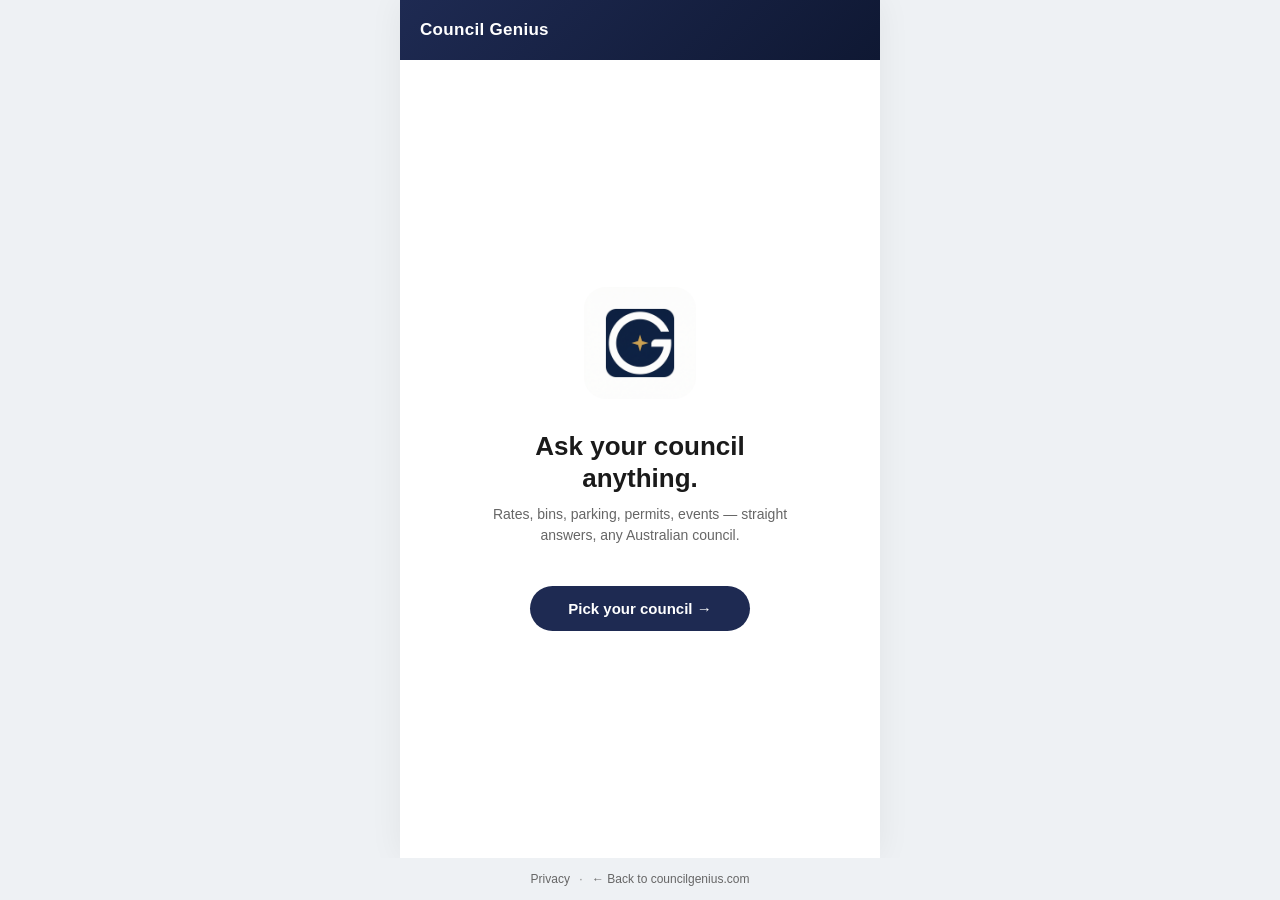
<file: app/index.html>
<!DOCTYPE html>
<html lang="en">
<head>
  <meta charset="UTF-8">
  <title>Council Genius</title>
  <meta name="viewport" content="width=device-width, initial-scale=1, maximum-scale=1, user-scalable=no">
  <meta name="description" content="Ask your council anything. Rates, bins, parking, permits, events — straight answers from any Australian council.">

  <!-- Hosted at councilgenius.com/app — API lives on Railway (cross-origin; server sets Access-Control-Allow-Origin: *). -->
  <meta name="cg-api-base" content="https://councilgenius-core-production.up.railway.app">

  <!-- PWA -->
  <link rel="manifest" href="manifest.webmanifest">
  <meta name="theme-color" content="#1e2a52">
  <meta name="apple-mobile-web-app-capable" content="yes">
  <meta name="apple-mobile-web-app-status-bar-style" content="black-translucent">
  <meta name="apple-mobile-web-app-title" content="Council Genius">
  <link rel="apple-touch-icon" href="cg_logo.png">
  <link rel="icon" href="cg_logo.png" type="image/png">

  <link rel="stylesheet" href="styles.css">
</head>
<body>

<main id="app">

  <!-- ══ Screen 1: splash ══ -->
  <section id="screen-splash" class="screen">
    <header class="app-header">
      <div class="brand">Council Genius</div>
    </header>
    <div class="content center">
      <img src="cg_logo.png" alt="Council Genius" class="logo-badge">
      <h1 class="headline">Ask your council<br>anything.</h1>
      <p class="tagline">Rates, bins, parking, permits, events — straight answers, any Australian council.</p>
      <button class="btn-primary" id="btn-start">Pick your council →</button>
      <p class="install-hint" id="install-hint-ios">Tap Share → Add to Home Screen<br>to use like an app.</p>
    </div>
  </section>

  <!-- ══ Screen 2: picker ══ -->
  <section id="screen-picker" class="screen" hidden>
    <header class="app-header">
      <div>
        <div class="brand">Browse councils</div>
        <div class="sub">Any Australian council</div>
      </div>
    </header>
    <div class="content">
      <input class="picker-input" id="input-browse" placeholder="Search by council name or postcode" autocomplete="off">
      <p class="picker-hint" id="hint-browse">Showing all councils.</p>
      <ul class="council-list" id="list-browse"></ul>
    </div>
  </section>

  <!-- ══ Screen 3: chat ══ -->
  <section id="screen-chat" class="screen" hidden>
    <header class="app-header">
      <div>
        <div class="brand" id="chat-council-name">Council</div>
        <div class="sub">Council Genius</div>
      </div>
      <button class="switch-council" id="btn-switch">Switch</button>
    </header>
    <div class="council-banner" id="chat-banner">
      Answers come from <strong id="chat-domain">this council</strong> and council-published docs.
    </div>
    <div class="bin-status-banner" id="bin-status-banner" hidden>
      <span class="bin-status-icon" aria-hidden="true">ⓘ</span>
      <span id="bin-status-text"></span>
    </div>
    <div class="chat-area" id="chat-area" aria-live="polite"></div>
    <div class="ad-slot" aria-hidden="true">AD SLOT</div>
    <form class="chat-input-bar" id="chat-form" autocomplete="off">
      <input class="chat-input" id="chat-input" placeholder="Ask about rates, bins, permits…" required>
      <button class="send-btn" id="btn-send" type="submit" aria-label="Send">↑</button>
    </form>
  </section>

</main>

<footer class="app-footer">
  <a href="privacy.html">Privacy</a>
  <span>·</span>
  <a href="/">← Back to councilgenius.com</a>
</footer>

<script src="app.js" defer></script>
</body>
</html>
</file>
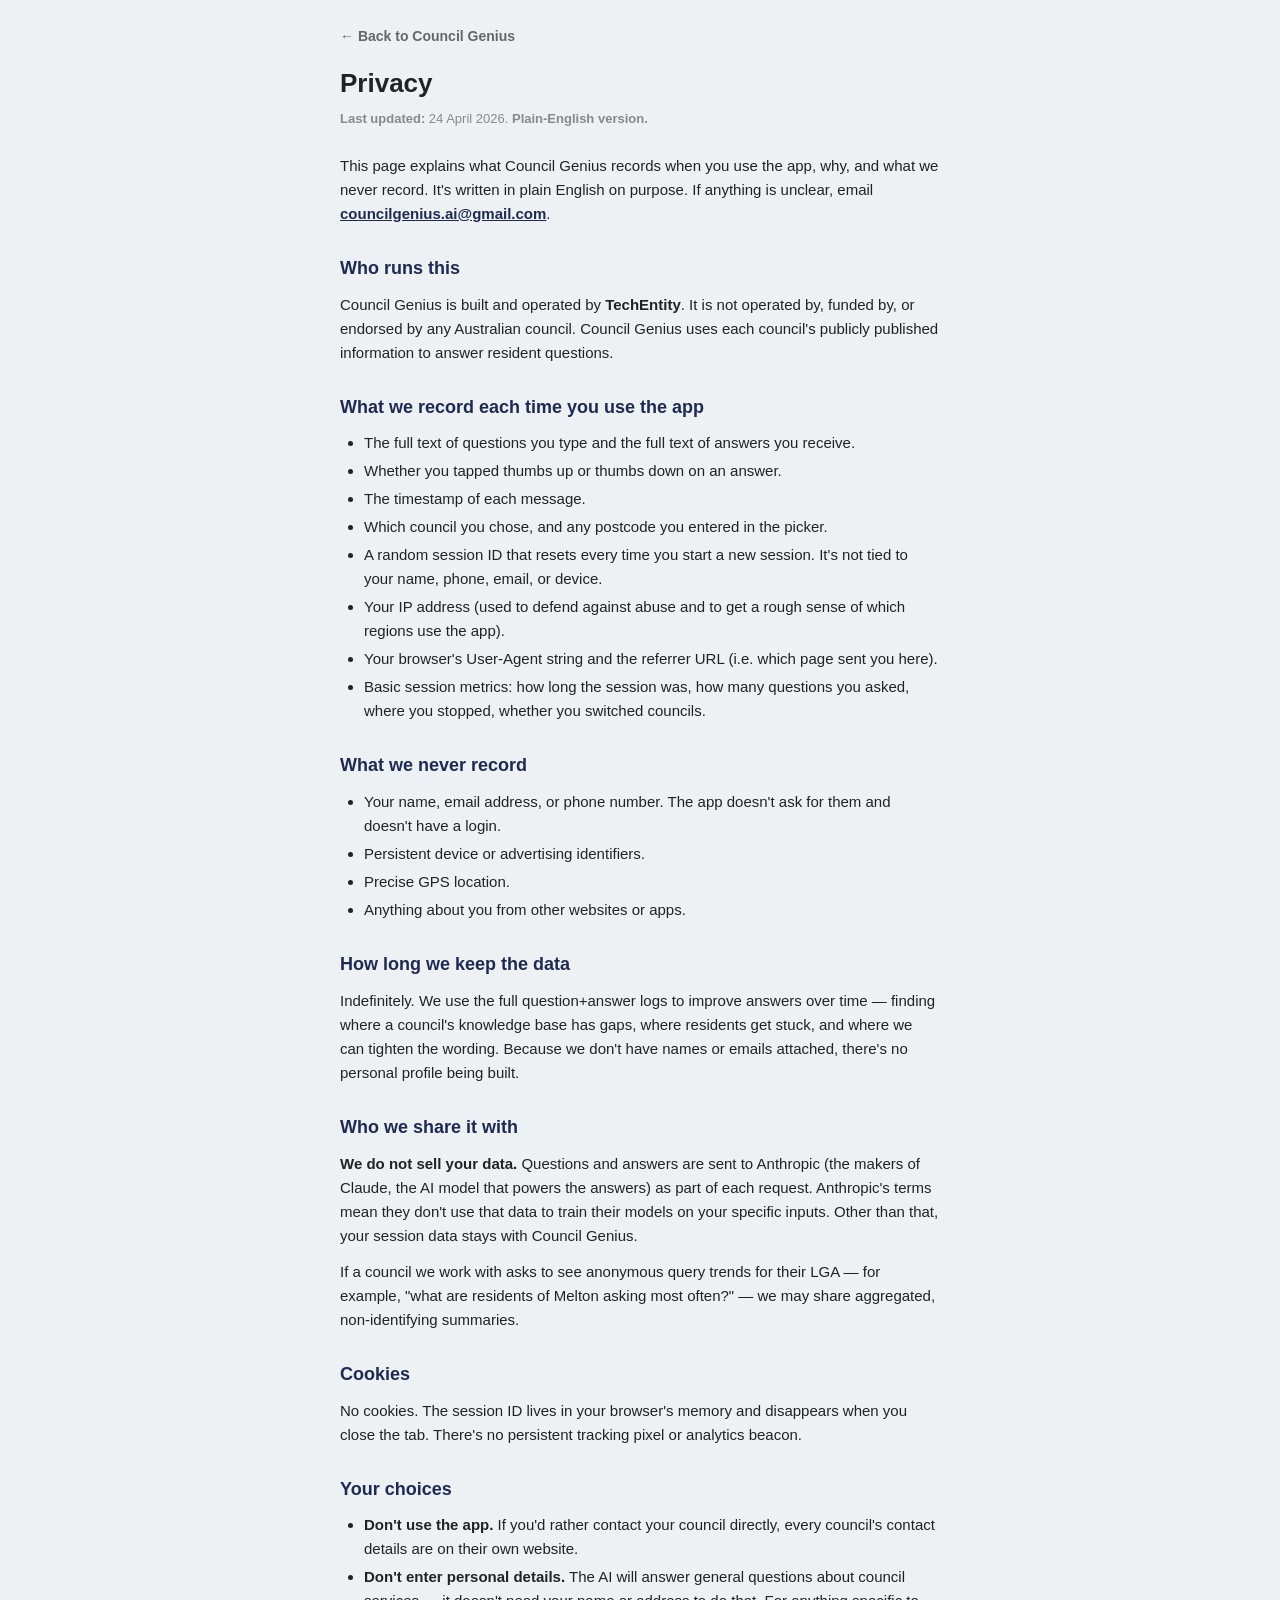
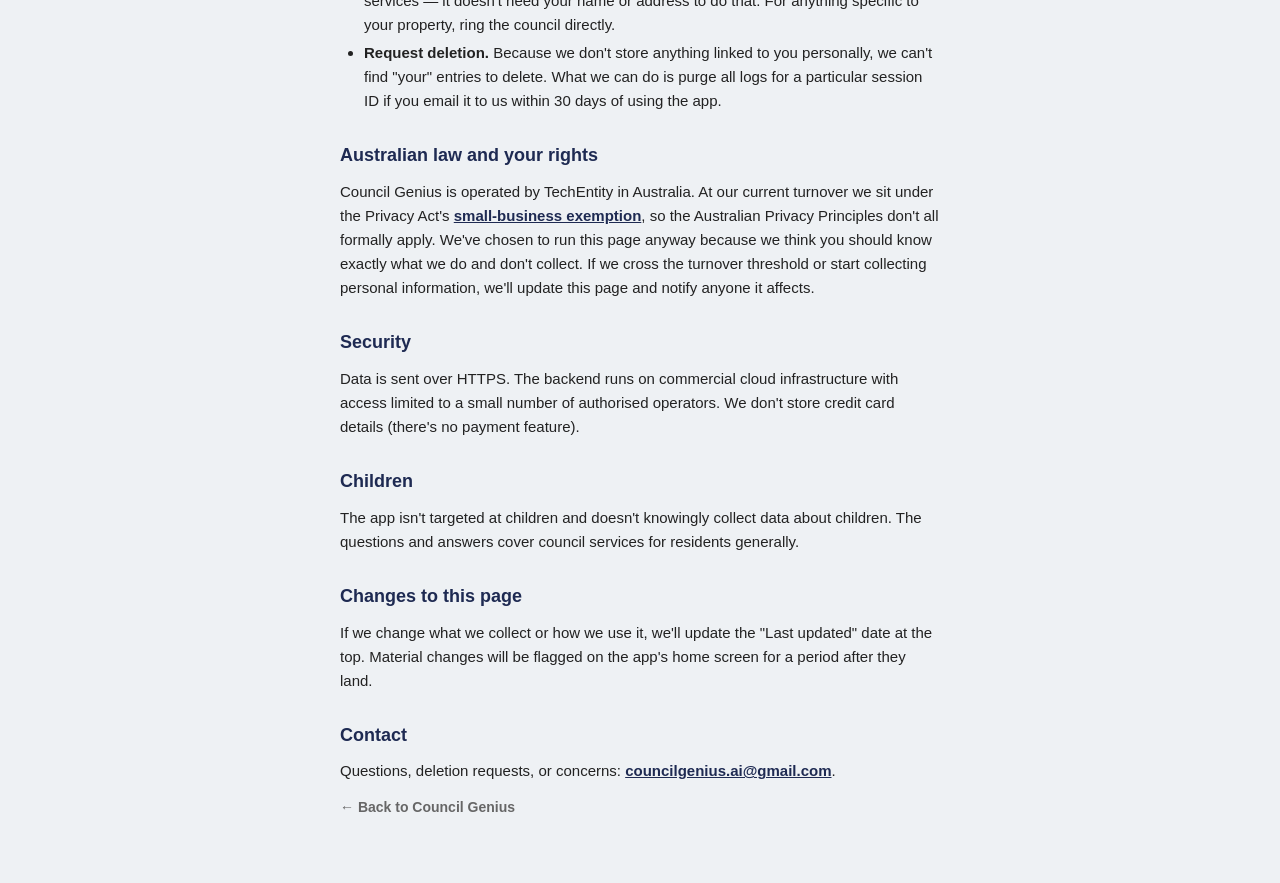
<file: app/privacy.html>
<!DOCTYPE html>
<html lang="en">
<head>
  <meta charset="UTF-8">
  <title>Privacy — Council Genius</title>
  <meta name="viewport" content="width=device-width, initial-scale=1">
  <meta name="theme-color" content="#1e2a52">
  <link rel="stylesheet" href="styles.css">
  <style>
    .prose {
      max-width: 640px;
      margin: 0 auto;
      padding: 24px 20px 48px;
      font-size: 15px;
      line-height: 1.6;
      color: #222;
    }
    .prose h1 { font-size: 26px; margin-bottom: 4px; }
    .prose .updated { color: #888; font-size: 13px; margin-bottom: 24px; }
    .prose h2 { font-size: 18px; margin-top: 28px; margin-bottom: 10px; color: #1e2a52; }
    .prose ul { margin: 8px 0 16px 24px; }
    .prose li { margin-bottom: 4px; }
    .prose p { margin-bottom: 12px; }
    .prose a { color: #1e2a52; font-weight: 600; }
    .prose .back-link { display: inline-block; margin-bottom: 16px; color: #666; text-decoration: none; font-size: 14px; }
    .prose .back-link:hover { color: #1e2a52; }
  </style>
</head>
<body>

<article class="prose">
  <a class="back-link" href="index.html">← Back to Council Genius</a>

  <h1>Privacy</h1>
  <p class="updated"><strong>Last updated:</strong> 24 April 2026. <strong>Plain-English version.</strong></p>

  <p>
    This page explains what Council Genius records when you use the app, why, and what we never record.
    It's written in plain English on purpose. If anything is unclear, email <a href="mailto:councilgenius.ai@gmail.com">councilgenius.ai@gmail.com</a>.
  </p>

  <h2>Who runs this</h2>
  <p>
    Council Genius is built and operated by <strong>TechEntity</strong>. It is not operated by, funded by, or endorsed
    by any Australian council. Council Genius uses each council's publicly published information to answer resident
    questions.
  </p>

  <h2>What we record each time you use the app</h2>
  <ul>
    <li>The full text of questions you type and the full text of answers you receive.</li>
    <li>Whether you tapped thumbs up or thumbs down on an answer.</li>
    <li>The timestamp of each message.</li>
    <li>Which council you chose, and any postcode you entered in the picker.</li>
    <li>A random session ID that resets every time you start a new session. It's not tied to your name, phone, email, or device.</li>
    <li>Your IP address (used to defend against abuse and to get a rough sense of which regions use the app).</li>
    <li>Your browser's User-Agent string and the referrer URL (i.e. which page sent you here).</li>
    <li>Basic session metrics: how long the session was, how many questions you asked, where you stopped, whether you switched councils.</li>
  </ul>

  <h2>What we never record</h2>
  <ul>
    <li>Your name, email address, or phone number. The app doesn't ask for them and doesn't have a login.</li>
    <li>Persistent device or advertising identifiers.</li>
    <li>Precise GPS location.</li>
    <li>Anything about you from other websites or apps.</li>
  </ul>

  <h2>How long we keep the data</h2>
  <p>
    Indefinitely. We use the full question+answer logs to improve answers over time — finding where a council's knowledge base
    has gaps, where residents get stuck, and where we can tighten the wording. Because we don't have names or emails attached,
    there's no personal profile being built.
  </p>

  <h2>Who we share it with</h2>
  <p>
    <strong>We do not sell your data.</strong> Questions and answers are sent to Anthropic (the makers of Claude, the AI model that
    powers the answers) as part of each request. Anthropic's terms mean they don't use that data to train their models on your
    specific inputs. Other than that, your session data stays with Council Genius.
  </p>
  <p>
    If a council we work with asks to see anonymous query trends for their LGA — for example, "what are residents of Melton
    asking most often?" — we may share aggregated, non-identifying summaries.
  </p>

  <h2>Cookies</h2>
  <p>
    No cookies. The session ID lives in your browser's memory and disappears when you close the tab. There's no persistent
    tracking pixel or analytics beacon.
  </p>

  <h2>Your choices</h2>
  <ul>
    <li><strong>Don't use the app.</strong> If you'd rather contact your council directly, every council's contact details are on their own website.</li>
    <li><strong>Don't enter personal details.</strong> The AI will answer general questions about council services — it doesn't need your name or address to do that. For anything specific to your property, ring the council directly.</li>
    <li><strong>Request deletion.</strong> Because we don't store anything linked to you personally, we can't find "your" entries to delete. What we can do is purge all logs for a particular session ID if you email it to us within 30 days of using the app.</li>
  </ul>

  <h2>Australian law and your rights</h2>
  <p>
    Council Genius is operated by TechEntity in Australia. At our current turnover we sit under the Privacy Act's
    <a href="https://www.oaic.gov.au/privacy/your-privacy-rights/your-personal-information/small-business" target="_blank" rel="noopener">small-business exemption</a>,
    so the Australian Privacy Principles don't all formally apply. We've chosen to run this page anyway because we think
    you should know exactly what we do and don't collect. If we cross the turnover threshold or start collecting personal
    information, we'll update this page and notify anyone it affects.
  </p>

  <h2>Security</h2>
  <p>
    Data is sent over HTTPS. The backend runs on commercial cloud infrastructure with access limited to a small number of
    authorised operators. We don't store credit card details (there's no payment feature).
  </p>

  <h2>Children</h2>
  <p>
    The app isn't targeted at children and doesn't knowingly collect data about children. The questions and answers cover
    council services for residents generally.
  </p>

  <h2>Changes to this page</h2>
  <p>
    If we change what we collect or how we use it, we'll update the "Last updated" date at the top. Material changes will
    be flagged on the app's home screen for a period after they land.
  </p>

  <h2>Contact</h2>
  <p>
    Questions, deletion requests, or concerns: <a href="mailto:councilgenius.ai@gmail.com">councilgenius.ai@gmail.com</a>.
  </p>

  <a class="back-link" href="index.html">← Back to Council Genius</a>
</article>

</body>
</html>
</file>
<file: app/styles.css>
/* Council Genius PWA — styles
 * Palette: navy #1e2a52, gold #c4a04f, off-white #eef1f4
 */

* { box-sizing: border-box; margin: 0; padding: 0; }

html, body {
  height: 100%;
  font-family: -apple-system, BlinkMacSystemFont, "Segoe UI", Roboto, sans-serif;
  color: #1a1a1a;
  line-height: 1.5;
  background: #eef1f4;
}

body {
  display: flex;
  flex-direction: column;
  min-height: 100vh;
  min-height: 100dvh;
}

#app {
  flex: 1;
  display: flex;
  flex-direction: column;
  max-width: 480px;
  width: 100%;
  margin: 0 auto;
  background: #fff;
  box-shadow: 0 0 32px rgba(0, 0, 0, 0.06);
}

.screen {
  display: flex;
  flex-direction: column;
  flex: 1;
  min-height: 0;
}

.screen[hidden] { display: none; }

/* ── Header ───────────────────────────────────────────── */
.app-header {
  background: linear-gradient(135deg, #1e2a52 0%, #0f1833 100%);
  color: #fff;
  padding: 16px 20px;
  display: flex;
  align-items: center;
  justify-content: space-between;
  min-height: 60px;
}

.app-header .brand {
  font-weight: 700;
  font-size: 17px;
  letter-spacing: 0.3px;
}

.app-header .sub {
  font-size: 11px;
  opacity: 0.85;
  margin-top: 2px;
}

.switch-council {
  font-size: 12px;
  background: rgba(255, 255, 255, 0.15);
  color: #fff;
  padding: 6px 12px;
  border-radius: 14px;
  border: none;
  cursor: pointer;
  font-family: inherit;
}
.switch-council:hover { background: rgba(255, 255, 255, 0.25); }
.switch-council:active { background: rgba(255, 255, 255, 0.35); }

/* ── Content body ─────────────────────────────────────── */
.content {
  flex: 1;
  overflow-y: auto;
  padding: 24px 20px;
  -webkit-overflow-scrolling: touch;
}

.content.center {
  text-align: center;
  display: flex;
  flex-direction: column;
  align-items: center;
  justify-content: center;
}

/* ── Splash ───────────────────────────────────────────── */
.logo-badge {
  width: 112px;
  height: 112px;
  margin-bottom: 32px;
  border-radius: 22px;
  object-fit: cover;
}

.headline {
  font-size: 26px;
  font-weight: 700;
  margin-bottom: 10px;
  line-height: 1.2;
}

.tagline {
  color: #666;
  font-size: 14px;
  margin-bottom: 40px;
  max-width: 300px;
}

.btn-primary {
  background: #1e2a52;
  color: #fff;
  border: none;
  padding: 14px 28px;
  border-radius: 26px;
  font-size: 15px;
  font-weight: 600;
  min-width: 220px;
  cursor: pointer;
  font-family: inherit;
}
.btn-primary:hover { background: #0f1833; }
.btn-primary:active { background: #0a1128; }
.btn-primary:disabled { background: #8891a8; cursor: not-allowed; }

.install-hint {
  color: #888;
  font-size: 11px;
  margin-top: 20px;
}

/* ── Picker tabs ──────────────────────────────────────── */
.picker-tabs {
  display: flex;
  border-bottom: 1px solid #e5e8ed;
  margin: -8px -4px 20px;
}

.picker-tab {
  flex: 1;
  padding: 12px;
  text-align: center;
  font-size: 13px;
  color: #888;
  cursor: pointer;
  border: none;
  background: none;
  border-bottom: 2px solid transparent;
  font-weight: 500;
  font-family: inherit;
}

.picker-tab.active {
  color: #1e2a52;
  border-bottom-color: #1e2a52;
  font-weight: 600;
}

.picker-input {
  width: 100%;
  padding: 14px 16px;
  border: 1px solid #d0d5dc;
  border-radius: 10px;
  font-size: 15px;
  margin-bottom: 12px;
  font-family: inherit;
}

.picker-input:focus {
  outline: none;
  border-color: #1e2a52;
  box-shadow: 0 0 0 3px rgba(30, 42, 82, 0.12);
}

.picker-hint {
  font-size: 12px;
  color: #888;
  margin-bottom: 12px;
}

/* ── Council list ─────────────────────────────────────── */
.council-list {
  list-style: none;
}

.council-item {
  padding: 14px 16px;
  border: 1px solid #e5e8ed;
  border-radius: 10px;
  margin-bottom: 8px;
  display: flex;
  justify-content: space-between;
  align-items: center;
  cursor: pointer;
  font-size: 15px;
  background: #fff;
  transition: background 0.12s, border-color 0.12s;
}

.council-item:hover,
.council-item:focus-visible {
  background: #f4f7fb;
  border-color: #1e2a52;
  outline: none;
}

.council-item:active {
  background: #e8edf5;
}

.council-item .state {
  font-size: 11px;
  color: #888;
  background: #eef1f4;
  padding: 3px 8px;
  border-radius: 8px;
  font-weight: 600;
}

.council-item .name {
  display: flex;
  align-items: center;
  gap: 8px;
  font-size: 15px;
  color: #1a1a1a;
}

.council-item .name-wrap {
  display: flex;
  flex-direction: column;
  gap: 4px;
  flex: 1;
  min-width: 0;
}

.council-item .badge-row {
  display: flex;
  flex-wrap: wrap;
  gap: 5px;
  align-items: center;
}

.badge-beta {
  background: #fff4d6;
  color: #8a6d00;
  font-size: 10px;
  padding: 2px 6px;
  border-radius: 6px;
  font-weight: 700;
  letter-spacing: 0.3px;
}

.badge-version {
  background: #eef1f4;
  color: #4a5568;
  font-size: 10px;
  padding: 2px 6px;
  border-radius: 6px;
  font-weight: 600;
  font-family: ui-monospace, "SF Mono", Menlo, monospace;
  letter-spacing: 0.2px;
}

.badge-bin {
  background: #fee2e2;
  color: #991b1b;
  font-size: 10px;
  padding: 2px 6px;
  border-radius: 6px;
  font-weight: 600;
  letter-spacing: 0.2px;
}

.badge-bin.good {
  background: #d1fae5;
  color: #065f46;
}

.empty-state {
  text-align: center;
  padding: 20px;
  color: #888;
  font-size: 14px;
}

/* ── Chat ─────────────────────────────────────────────── */
.council-banner {
  background: #f4f7fb;
  padding: 10px 20px;
  font-size: 12px;
  color: #444;
  border-bottom: 1px solid #e5e8ed;
}

.council-banner strong { color: #1e2a52; }

.bin-status-banner {
  background: #fff8e5;
  border-bottom: 1px solid #f3e0a0;
  padding: 9px 18px;
  font-size: 12px;
  color: #6b5400;
  display: flex;
  gap: 8px;
  align-items: flex-start;
  line-height: 1.5;
}

.bin-status-banner[hidden] { display: none; }

.bin-status-banner .bin-status-icon {
  font-size: 14px;
  line-height: 1;
  margin-top: 1px;
  color: #c4a04f;
}

.bin-status-banner strong { color: #6b5400; }

.bin-status-banner a {
  color: #1e2a52;
  font-weight: 600;
  text-decoration: underline;
}

.chat-area {
  flex: 1;
  overflow-y: auto;
  padding: 16px;
  display: flex;
  flex-direction: column;
  gap: 10px;
  -webkit-overflow-scrolling: touch;
}

.msg {
  max-width: 82%;
  padding: 10px 14px;
  border-radius: 16px;
  font-size: 14.5px;
  line-height: 1.45;
  word-wrap: break-word;
}

.msg-user {
  align-self: flex-end;
  background: #1e2a52;
  color: #fff;
  border-bottom-right-radius: 4px;
}

.msg-bot {
  align-self: flex-start;
  background: #f0f3f7;
  color: #1a1a1a;
  border-bottom-left-radius: 4px;
}

.msg-bot a { color: #1e2a52; font-weight: 600; }
.msg-bot strong { color: #1e2a52; }

.msg-bot.msg-error {
  background: #fdecec;
  color: #7a1f1f;
}

.msg-actions {
  align-self: flex-start;
  display: flex;
  gap: 6px;
  margin: -4px 0 6px 4px;
}

.thumb {
  background: #fff;
  border: 1px solid #d0d5dc;
  border-radius: 50%;
  width: 30px;
  height: 30px;
  display: flex;
  align-items: center;
  justify-content: center;
  cursor: pointer;
  font-size: 14px;
}

.thumb:hover { border-color: #1e2a52; }
.thumb.selected { border-color: #c4a04f; background: #fff8e5; }
.thumb[disabled] { cursor: default; opacity: 0.7; }

.typing-indicator {
  align-self: flex-start;
  padding: 8px 14px;
  color: #888;
  font-size: 13px;
  font-style: italic;
}

/* ── Ad slot (reserved) ───────────────────────────────── */
.ad-slot {
  margin: 8px 16px;
  padding: 0;
  height: 0;
  overflow: hidden;
}

/* When ads are enabled post-launch, unhide and style here. */

/* ── Input bar ────────────────────────────────────────── */
.chat-input-bar {
  display: flex;
  align-items: center;
  padding: 10px 12px;
  padding-bottom: calc(10px + env(safe-area-inset-bottom));
  border-top: 1px solid #e5e8ed;
  gap: 8px;
  background: #fff;
}

.chat-input {
  flex: 1;
  border: 1px solid #d0d5dc;
  border-radius: 22px;
  padding: 11px 16px;
  font-size: 15px;
  outline: none;
  font-family: inherit;
}

.chat-input:focus {
  border-color: #1e2a52;
  box-shadow: 0 0 0 3px rgba(30, 42, 82, 0.12);
}

.send-btn {
  width: 40px;
  height: 40px;
  border-radius: 50%;
  background: #1e2a52;
  color: #fff;
  border: none;
  font-size: 18px;
  cursor: pointer;
  flex-shrink: 0;
}
.send-btn:hover { background: #0f1833; }
.send-btn:disabled { background: #8891a8; cursor: not-allowed; }

/* ── Footer ───────────────────────────────────────────── */
.app-footer {
  text-align: center;
  padding: 12px 20px;
  font-size: 12px;
  color: #888;
  background: #eef1f4;
}

.app-footer a {
  color: #666;
  text-decoration: none;
}
.app-footer a:hover { text-decoration: underline; }

.app-footer span { margin: 0 6px; }

/* ── Reduced motion ───────────────────────────────────── */
@media (prefers-reduced-motion: reduce) {
  * { transition: none !important; animation: none !important; }
}
</file>
